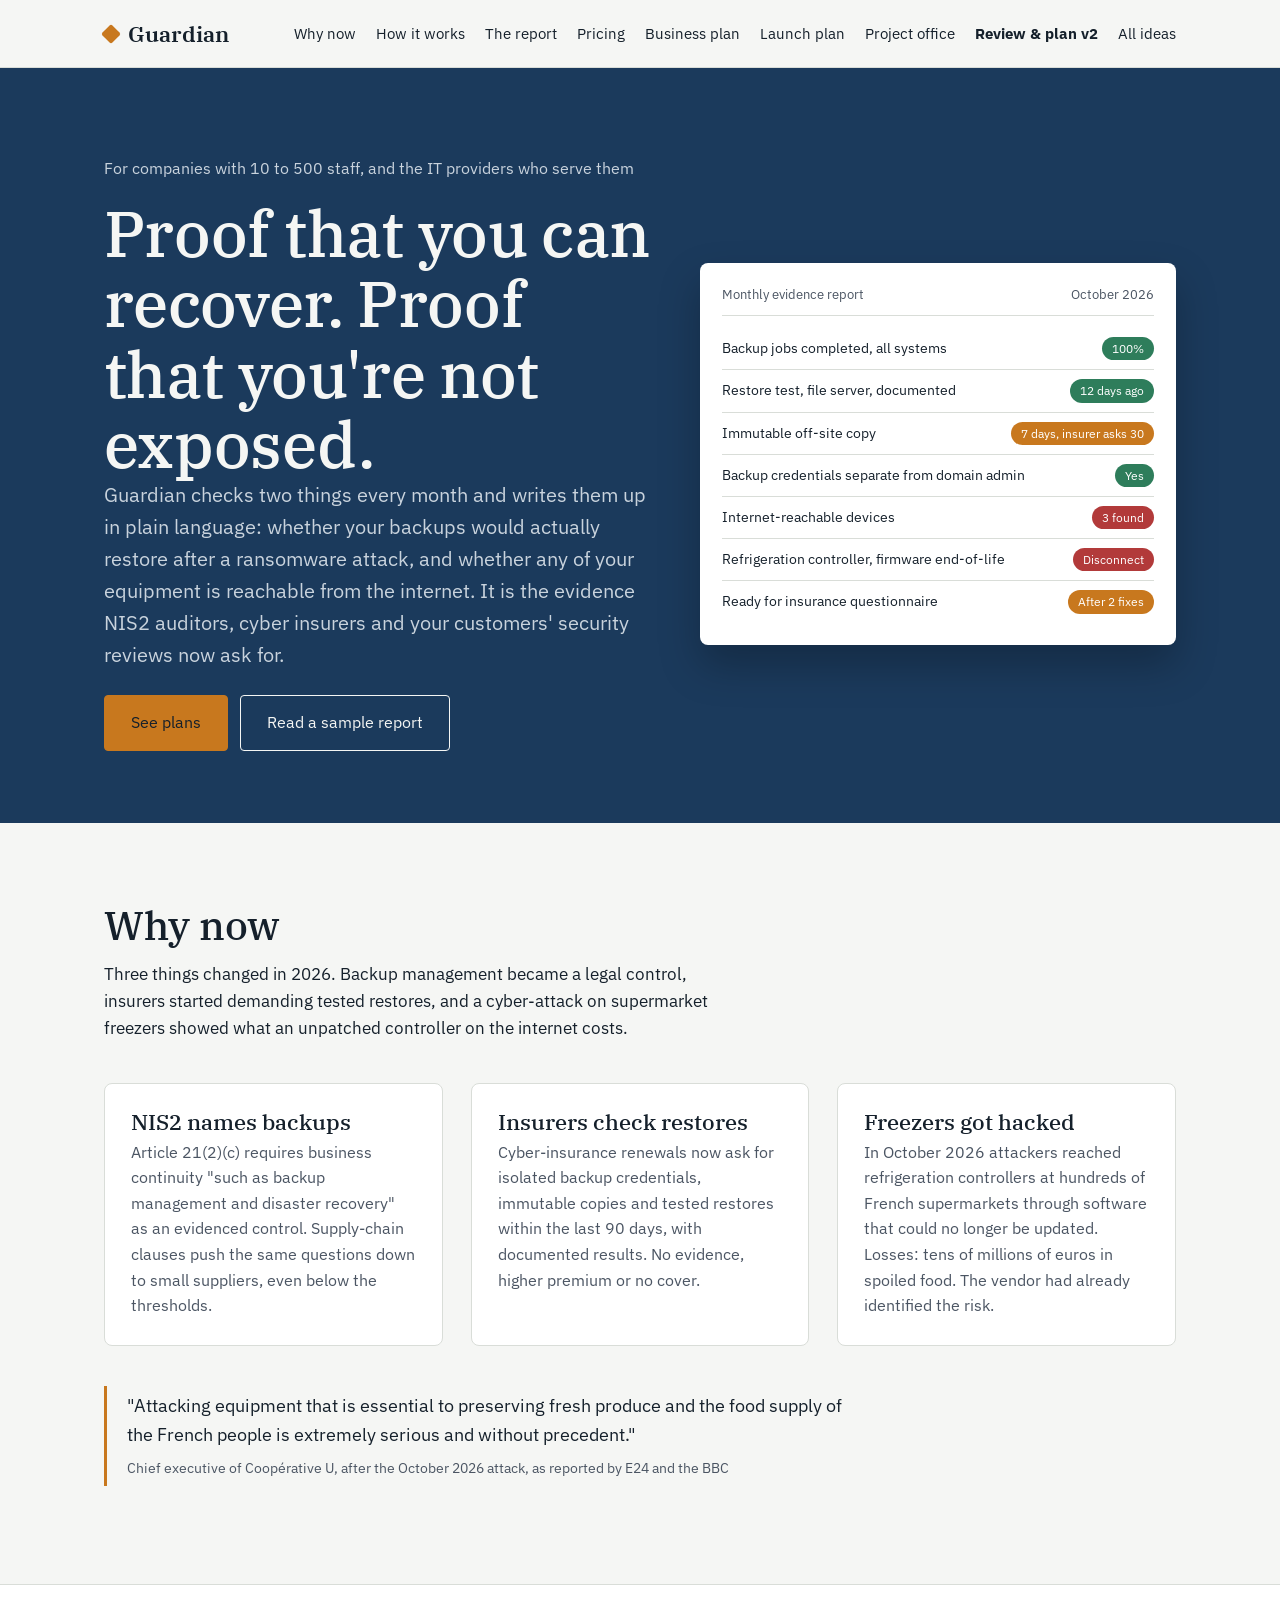
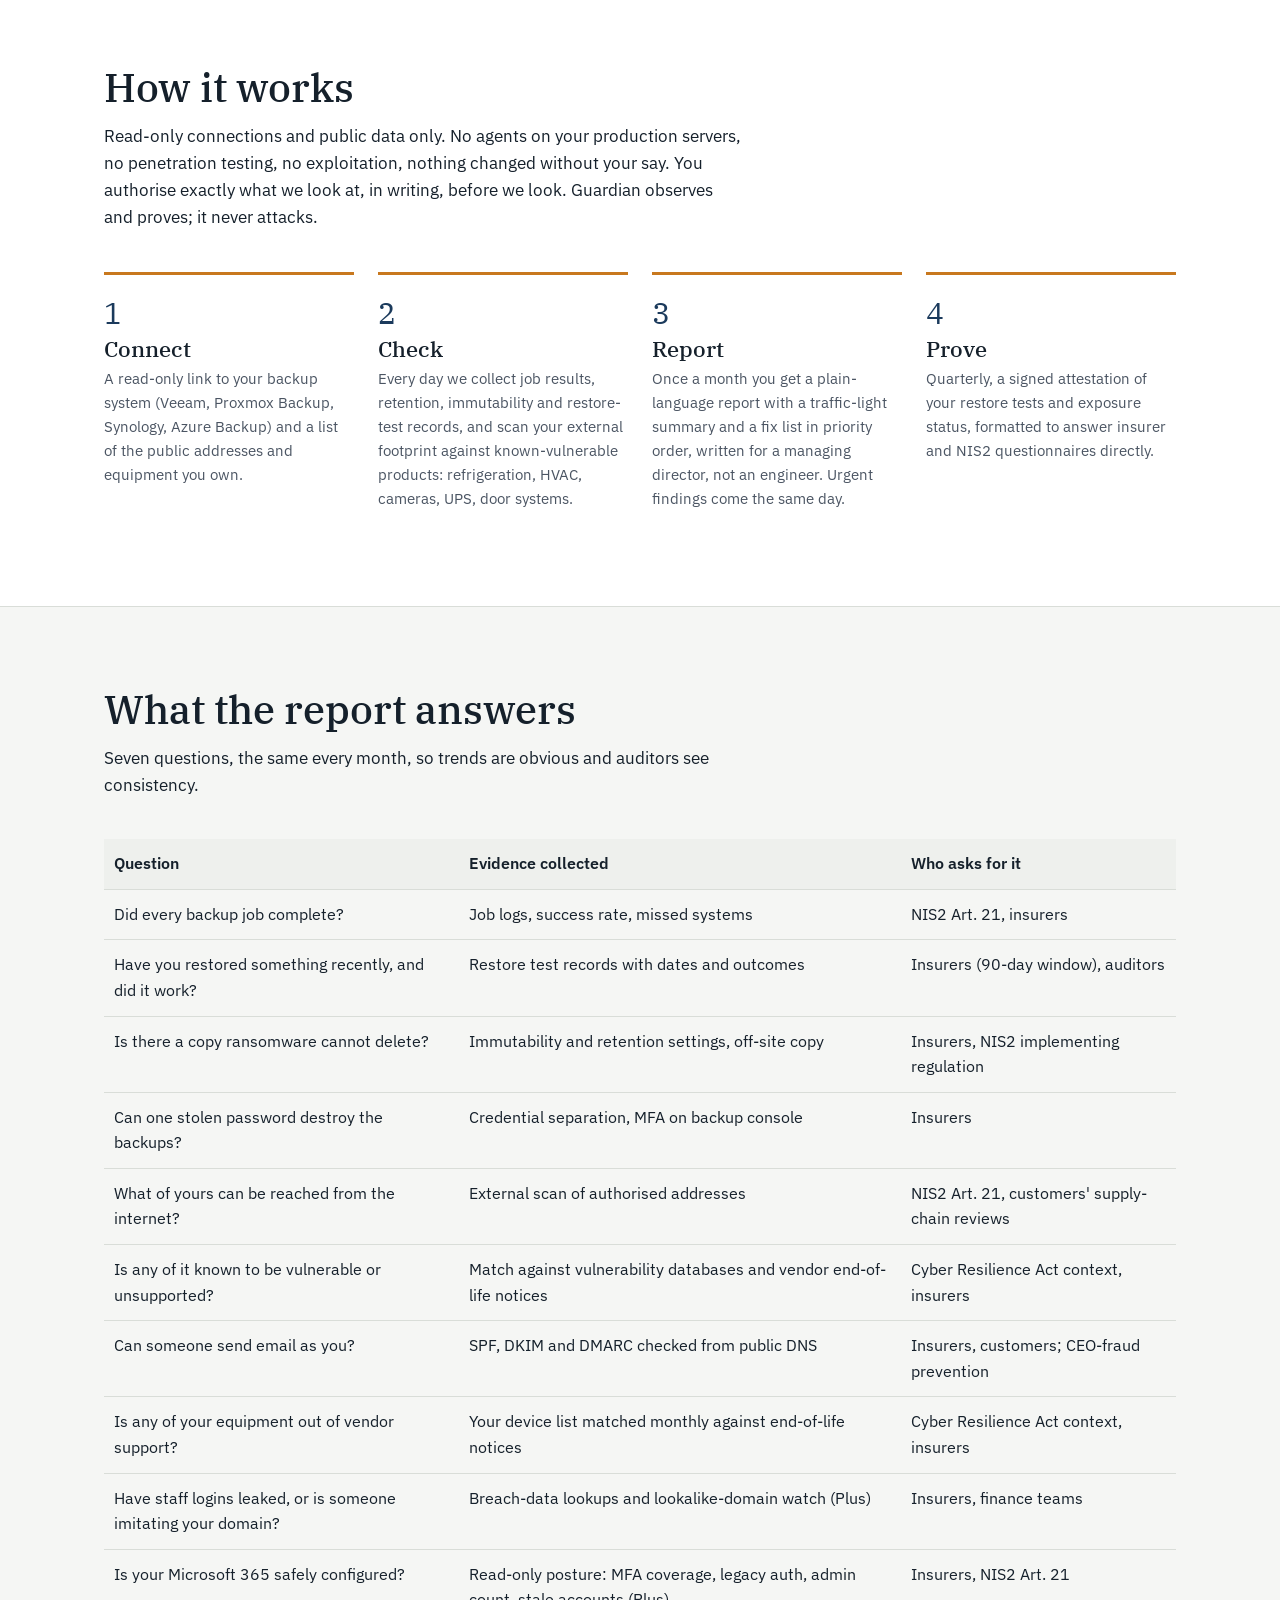
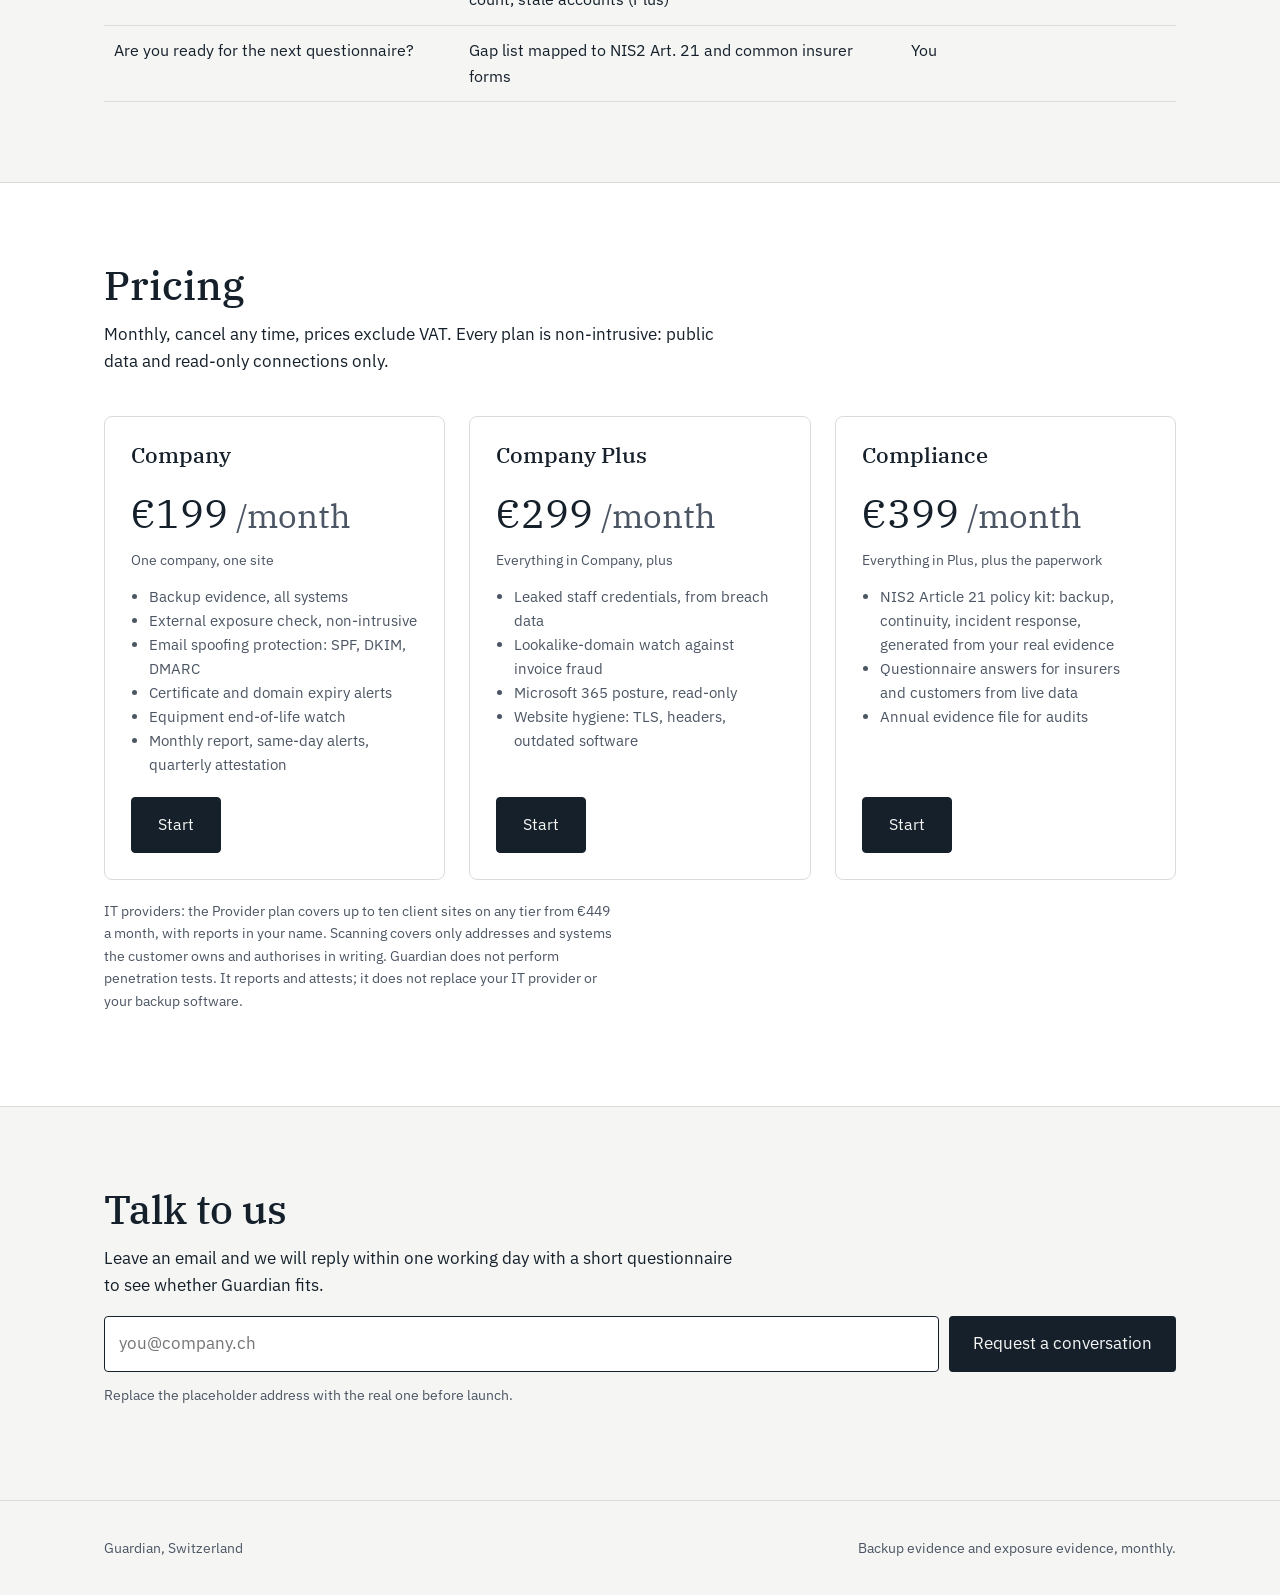
<file: index.html>
<!doctype html>
<html lang="en">
<head>
<meta charset="utf-8">
<meta name="viewport" content="width=device-width, initial-scale=1">
<title>Guardian — Backup and exposure evidence for small businesses</title>
<meta name="description" content="Guardian proves two things every month: that your backups would restore after a ransomware attack, and that nothing of yours is reachable from the internet that shouldn't be. Built for NIS2, cyber-insurance and supply-chain reviews.">
<link rel="preconnect" href="https://fonts.googleapis.com">
<link rel="stylesheet" href="https://fonts.googleapis.com/css2?family=IBM+Plex+Sans:wght@400;500;600&family=IBM+Plex+Serif:wght@400;500;600&display=swap">
<link rel="stylesheet" href="style.css">
</head>
<body>
<header>
  <div class="wrap">
    <a class="mark" href="#top"><i></i>Guardian</a>
    <nav aria-label="Main">
      <a href="#why">Why now</a>
      <a href="#how">How it works</a>
      <a href="#report">The report</a>
      <a href="#pricing">Pricing</a>
      <a href="plan.html">Business plan</a>
      <a href="launch.html">Launch plan</a>
      <a href="project.html">Project office</a>
      <a href="review.html"><strong>Review &amp; plan v2</strong></a>
      <a href="https://gummihurdal.github.io/ideas/">All ideas</a>
    </nav>
  </div>
</header>

<main id="top">
<section class="hero">
  <div class="wrap">
    <div>
      <p class="eyebrow">For companies with 10 to 500 staff, and the IT providers who serve them</p>
      <h1>Proof that you can recover. Proof that you're not exposed.</h1>
      <p>Guardian checks two things every month and writes them up in plain language: whether your backups would actually restore after a ransomware attack, and whether any of your equipment is reachable from the internet. It is the evidence NIS2 auditors, cyber insurers and your customers' security reviews now ask for.</p>
      <div class="btns">
        <a class="btn solid" href="#pricing">See plans</a>
        <a class="btn" href="#report">Read a sample report</a>
      </div>
    </div>
    <div class="report" aria-label="Sample monthly report summary">
      <div class="rh"><span>Monthly evidence report</span><span>October 2026</span></div>
      <div class="row"><span>Backup jobs completed, all systems</span><span class="pill ok">100%</span></div>
      <div class="row"><span>Restore test, file server, documented</span><span class="pill ok">12 days ago</span></div>
      <div class="row"><span>Immutable off-site copy</span><span class="pill warn">7 days, insurer asks 30</span></div>
      <div class="row"><span>Backup credentials separate from domain admin</span><span class="pill ok">Yes</span></div>
      <div class="row"><span>Internet-reachable devices</span><span class="pill bad">3 found</span></div>
      <div class="row"><span>Refrigeration controller, firmware end-of-life</span><span class="pill bad">Disconnect</span></div>
      <div class="row"><span>Ready for insurance questionnaire</span><span class="pill warn">After 2 fixes</span></div>
    </div>
  </div>
</section>

<section id="why">
  <div class="wrap">
    <div class="lead">
      <h2>Why now</h2>
      <p>Three things changed in 2026. Backup management became a legal control, insurers started demanding tested restores, and a cyber-attack on supermarket freezers showed what an unpatched controller on the internet costs.</p>
    </div>
    <div class="grid3">
      <div class="card"><h3>NIS2 names backups</h3><p>Article 21(2)(c) requires business continuity "such as backup management and disaster recovery" as an evidenced control. Supply-chain clauses push the same questions down to small suppliers, even below the thresholds.</p></div>
      <div class="card"><h3>Insurers check restores</h3><p>Cyber-insurance renewals now ask for isolated backup credentials, immutable copies and tested restores within the last 90 days, with documented results. No evidence, higher premium or no cover.</p></div>
      <div class="card"><h3>Freezers got hacked</h3><p>In October 2026 attackers reached refrigeration controllers at hundreds of French supermarkets through software that could no longer be updated. Losses: tens of millions of euros in spoiled food. The vendor had already identified the risk.</p></div>
    </div>
    <p class="quote" style="margin-top:40px">"Attacking equipment that is essential to preserving fresh produce and the food supply of the French people is extremely serious and without precedent."<cite>Chief executive of Coopérative U, after the October 2026 attack, as reported by E24 and the BBC</cite></p>
  </div>
</section>

<section class="alt" id="how">
  <div class="wrap">
    <div class="lead">
      <h2>How it works</h2>
      <p>Read-only connections and public data only. No agents on your production servers, no penetration testing, no exploitation, nothing changed without your say. You authorise exactly what we look at, in writing, before we look. Guardian observes and proves; it never attacks.</p>
    </div>
    <div class="steps">
      <div><h3>Connect</h3><p>A read-only link to your backup system (Veeam, Proxmox Backup, Synology, Azure Backup) and a list of the public addresses and equipment you own.</p></div>
      <div><h3>Check</h3><p>Every day we collect job results, retention, immutability and restore-test records, and scan your external footprint against known-vulnerable products: refrigeration, HVAC, cameras, UPS, door systems.</p></div>
      <div><h3>Report</h3><p>Once a month you get a plain-language report with a traffic-light summary and a fix list in priority order, written for a managing director, not an engineer. Urgent findings come the same day.</p></div>
      <div><h3>Prove</h3><p>Quarterly, a signed attestation of your restore tests and exposure status, formatted to answer insurer and NIS2 questionnaires directly.</p></div>
    </div>
  </div>
</section>

<section id="report">
  <div class="wrap">
    <div class="lead">
      <h2>What the report answers</h2>
      <p>Seven questions, the same every month, so trends are obvious and auditors see consistency.</p>
    </div>
    <table>
      <thead><tr><th>Question</th><th>Evidence collected</th><th>Who asks for it</th></tr></thead>
      <tbody>
        <tr><td>Did every backup job complete?</td><td>Job logs, success rate, missed systems</td><td>NIS2 Art. 21, insurers</td></tr>
        <tr><td>Have you restored something recently, and did it work?</td><td>Restore test records with dates and outcomes</td><td>Insurers (90-day window), auditors</td></tr>
        <tr><td>Is there a copy ransomware cannot delete?</td><td>Immutability and retention settings, off-site copy</td><td>Insurers, NIS2 implementing regulation</td></tr>
        <tr><td>Can one stolen password destroy the backups?</td><td>Credential separation, MFA on backup console</td><td>Insurers</td></tr>
        <tr><td>What of yours can be reached from the internet?</td><td>External scan of authorised addresses</td><td>NIS2 Art. 21, customers' supply-chain reviews</td></tr>
        <tr><td>Is any of it known to be vulnerable or unsupported?</td><td>Match against vulnerability databases and vendor end-of-life notices</td><td>Cyber Resilience Act context, insurers</td></tr>
        <tr><td>Can someone send email as you?</td><td>SPF, DKIM and DMARC checked from public DNS</td><td>Insurers, customers; CEO-fraud prevention</td></tr>
        <tr><td>Is any of your equipment out of vendor support?</td><td>Your device list matched monthly against end-of-life notices</td><td>Cyber Resilience Act context, insurers</td></tr>
        <tr><td>Have staff logins leaked, or is someone imitating your domain?</td><td>Breach-data lookups and lookalike-domain watch (Plus)</td><td>Insurers, finance teams</td></tr>
        <tr><td>Is your Microsoft 365 safely configured?</td><td>Read-only posture: MFA coverage, legacy auth, admin count, stale accounts (Plus)</td><td>Insurers, NIS2 Art. 21</td></tr>
        <tr><td>Are you ready for the next questionnaire?</td><td>Gap list mapped to NIS2 Art. 21 and common insurer forms</td><td>You</td></tr>
      </tbody>
    </table>
  </div>
</section>

<section class="alt" id="pricing">
  <div class="wrap">
    <div class="lead">
      <h2>Pricing</h2>
      <p>Monthly, cancel any time, prices exclude VAT. Every plan is non-intrusive: public data and read-only connections only.</p>
    </div>
    <div class="price">
      <div class="card"><h3>Company</h3><div class="amount">€199<small> /month</small></div><small>One company, one site</small><ul><li>Backup evidence, all systems</li><li>External exposure check, non-intrusive</li><li>Email spoofing protection: SPF, DKIM, DMARC</li><li>Certificate and domain expiry alerts</li><li>Equipment end-of-life watch</li><li>Monthly report, same-day alerts, quarterly attestation</li></ul><a class="btn ink solid" href="#contact">Start</a></div>
      <div class="card"><h3>Company Plus</h3><div class="amount">€299<small> /month</small></div><small>Everything in Company, plus</small><ul><li>Leaked staff credentials, from breach data</li><li>Lookalike-domain watch against invoice fraud</li><li>Microsoft 365 posture, read-only</li><li>Website hygiene: TLS, headers, outdated software</li></ul><a class="btn ink solid" href="#contact">Start</a></div>
      <div class="card"><h3>Compliance</h3><div class="amount">€399<small> /month</small></div><small>Everything in Plus, plus the paperwork</small><ul><li>NIS2 Article 21 policy kit: backup, continuity, incident response, generated from your real evidence</li><li>Questionnaire answers for insurers and customers from live data</li><li>Annual evidence file for audits</li></ul><a class="btn ink solid" href="#contact">Start</a></div>
    </div>
    <p class="note" style="margin-top:20px">IT providers: the Provider plan covers up to ten client sites on any tier from €449 a month, with reports in your name. Scanning covers only addresses and systems the customer owns and authorises in writing. Guardian does not perform penetration tests. It reports and attests; it does not replace your IT provider or your backup software.</p>
  </div>
</section>

<section id="contact">
  <div class="wrap">
    <h2>Talk to us</h2>
    <p>Leave an email and we will reply within one working day with a short questionnaire to see whether Guardian fits.</p>
    <form action="mailto:hello@guardian.example" method="post" enctype="text/plain">
      <label for="email" style="position:absolute;left:-9999px">Email</label>
      <input id="email" name="email" type="email" placeholder="you@company.ch" required>
      <button type="submit">Request a conversation</button>
    </form>
    <p class="note" style="margin-top:12px">Replace the placeholder address with the real one before launch.</p>
  </div>
</section>
</main>

<footer>
  <div class="wrap">
    <span>Guardian, Switzerland</span>
    <span>Backup evidence and exposure evidence, monthly.</span>
  </div>
</footer>
</body>
</html>
</file>
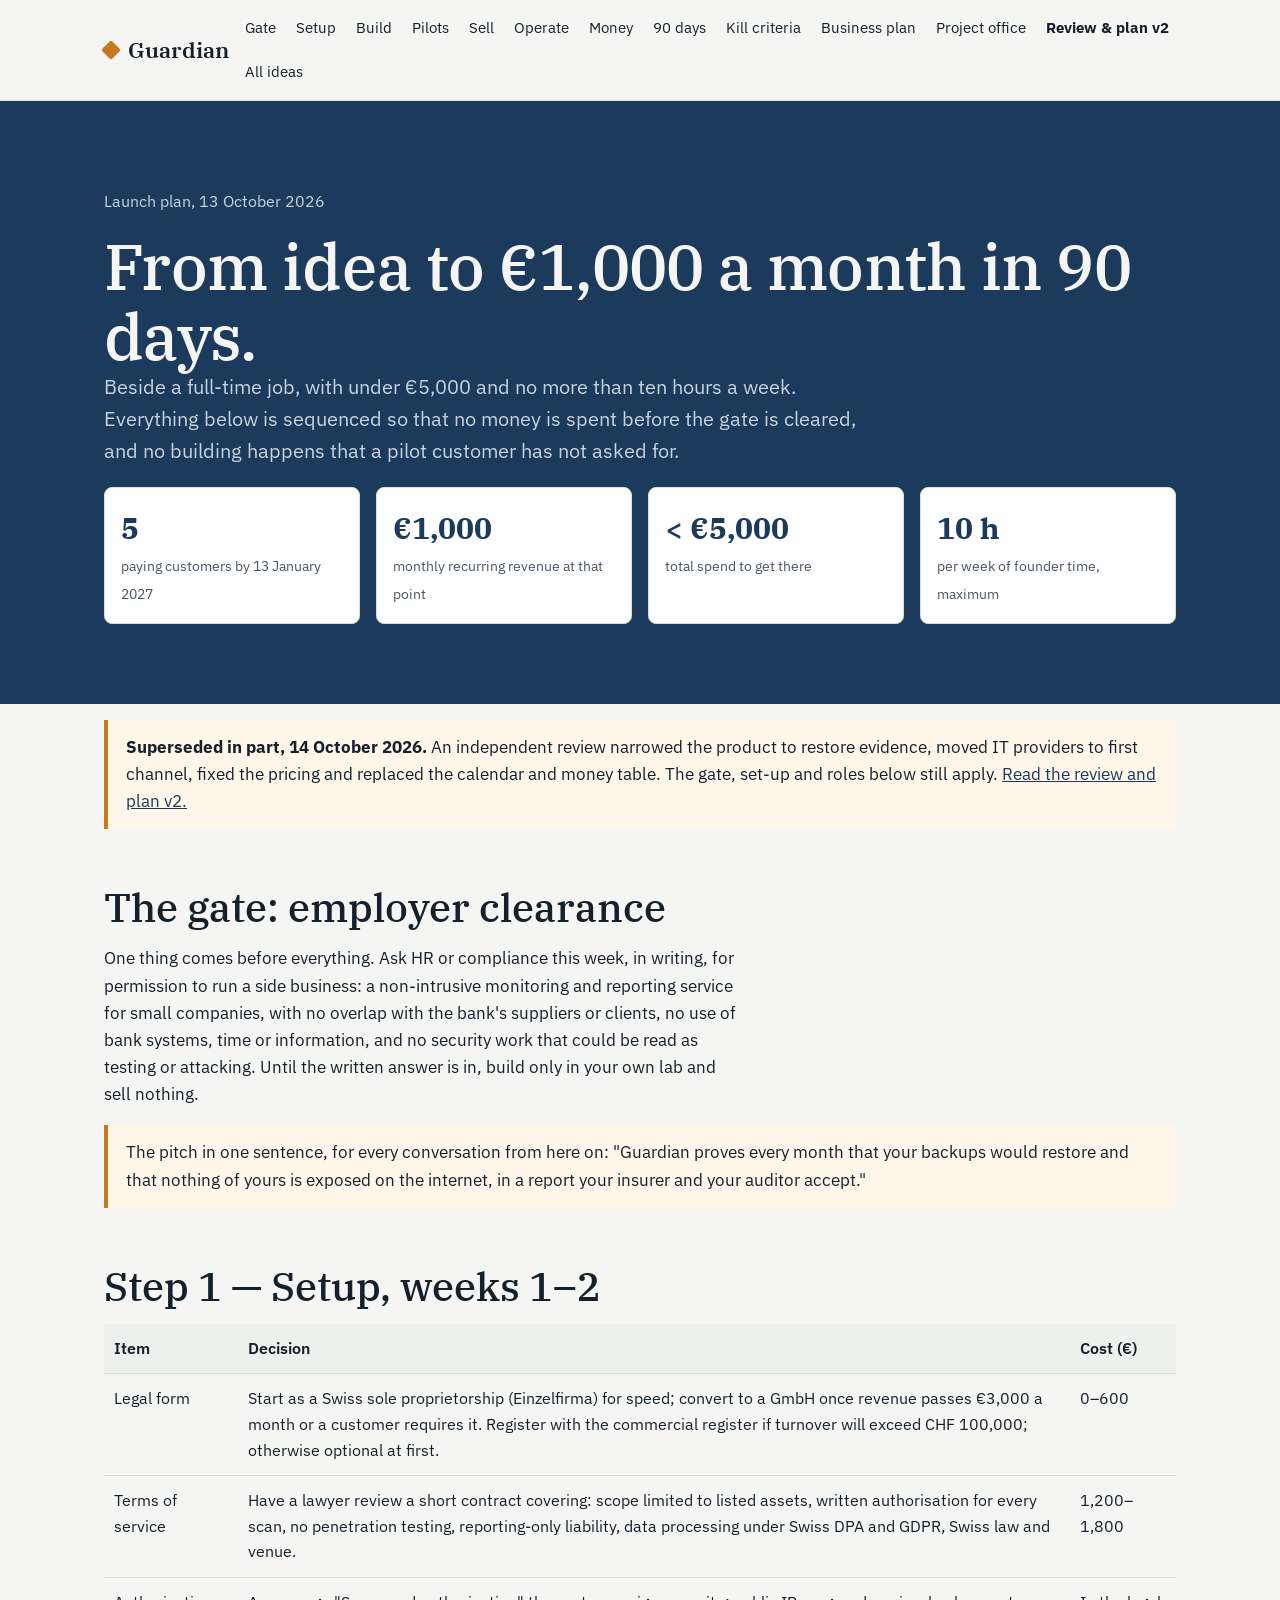
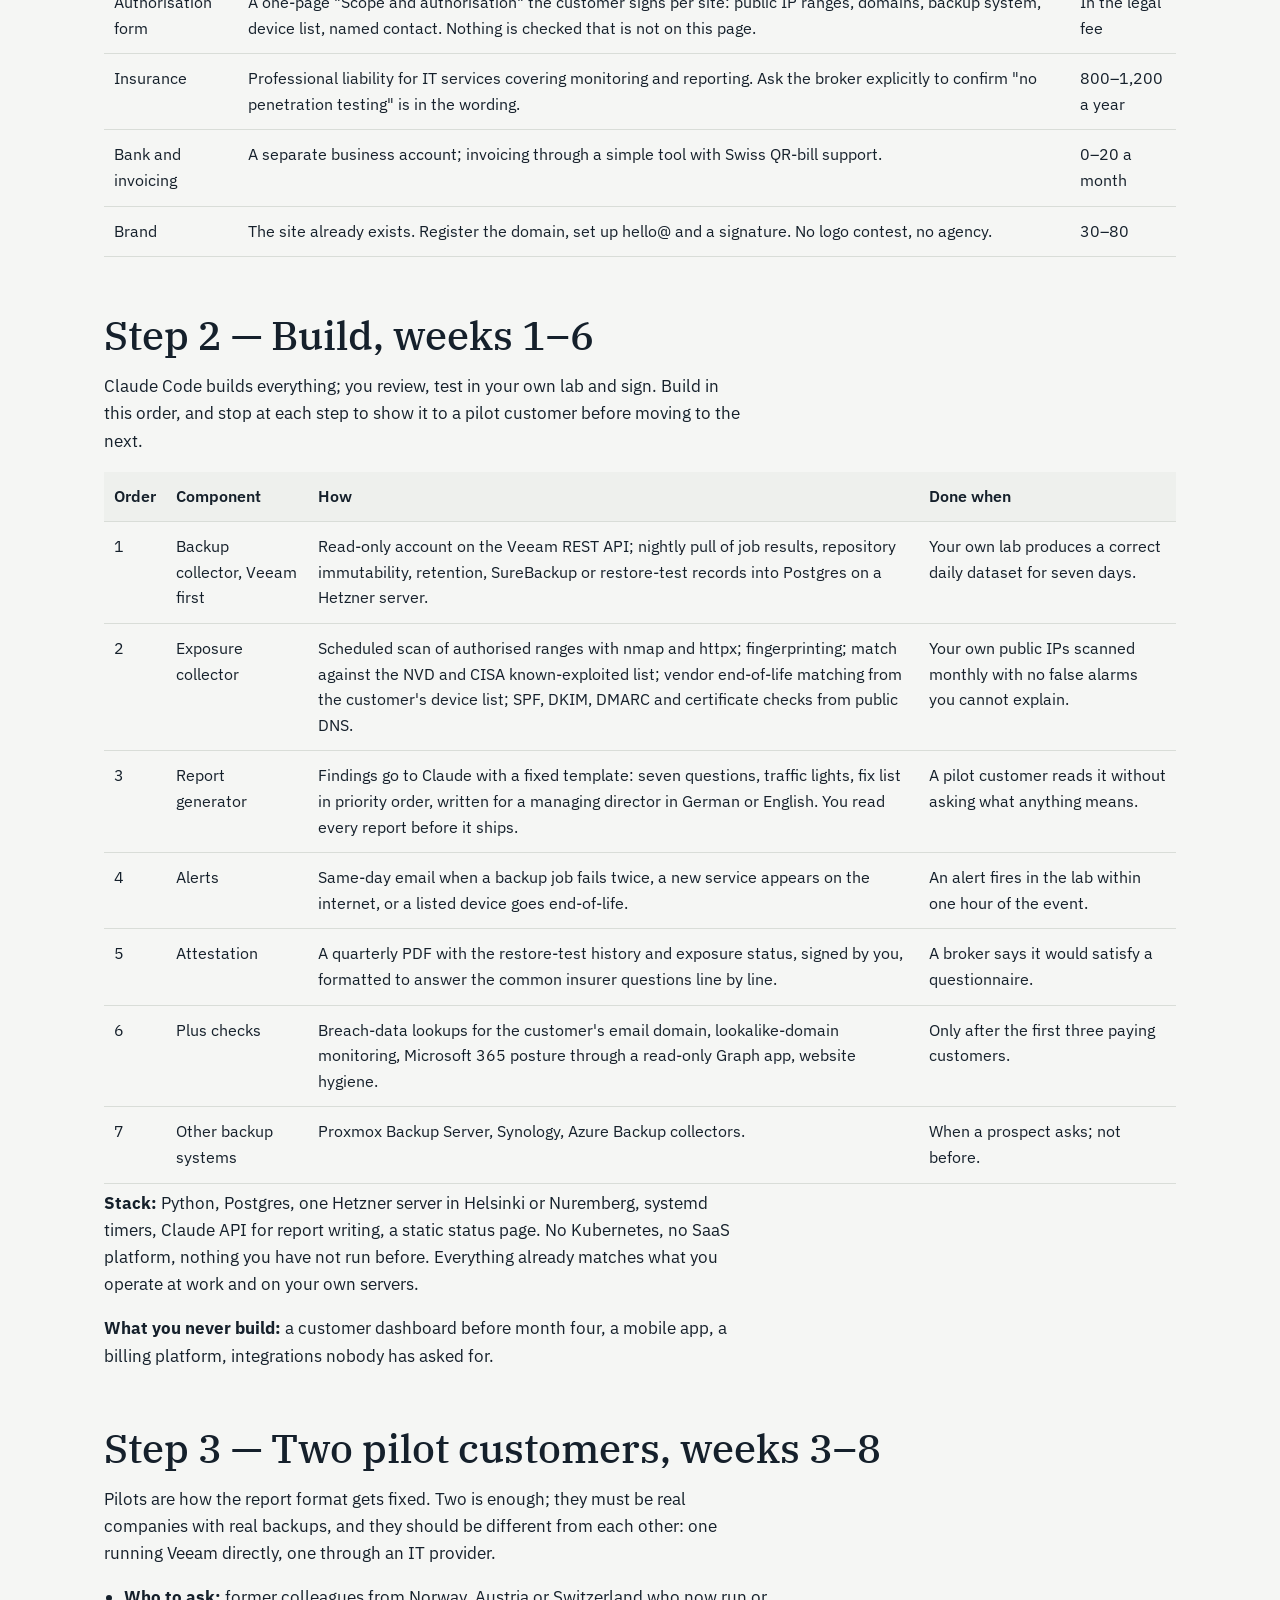
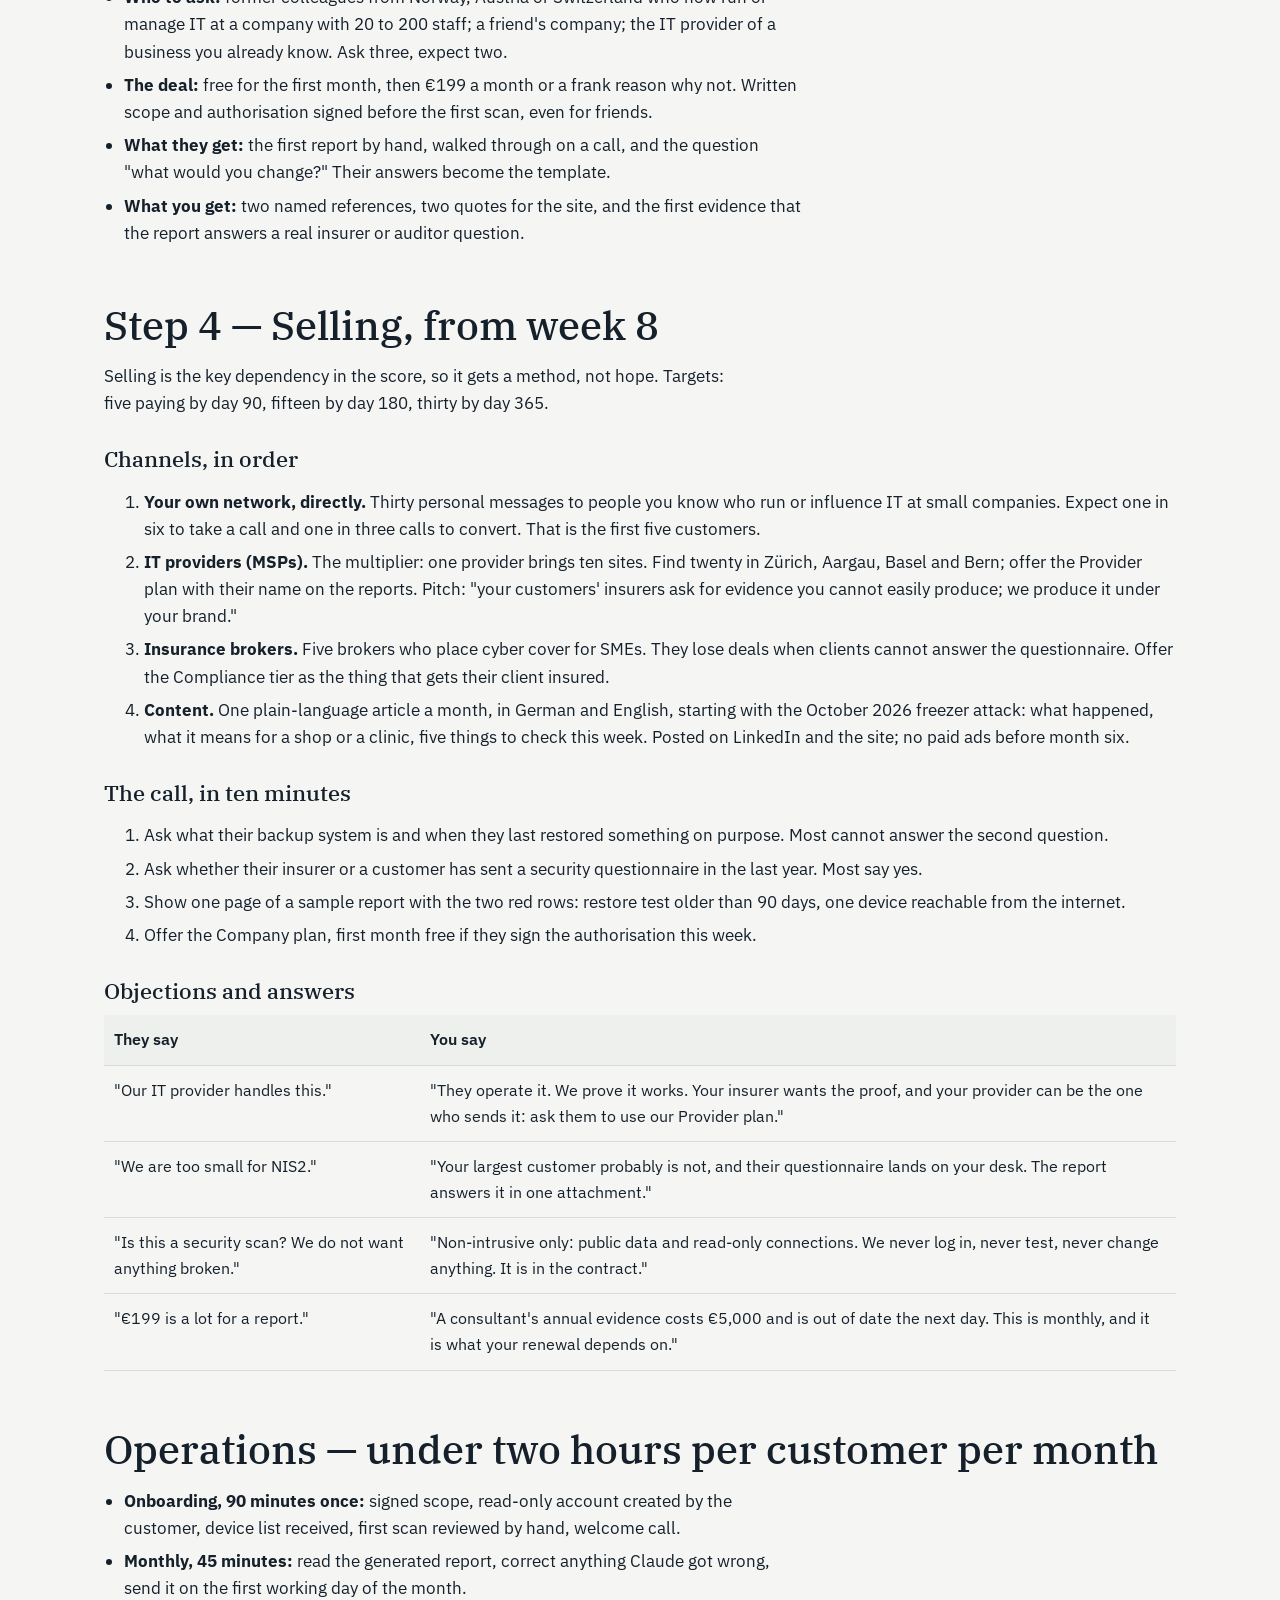
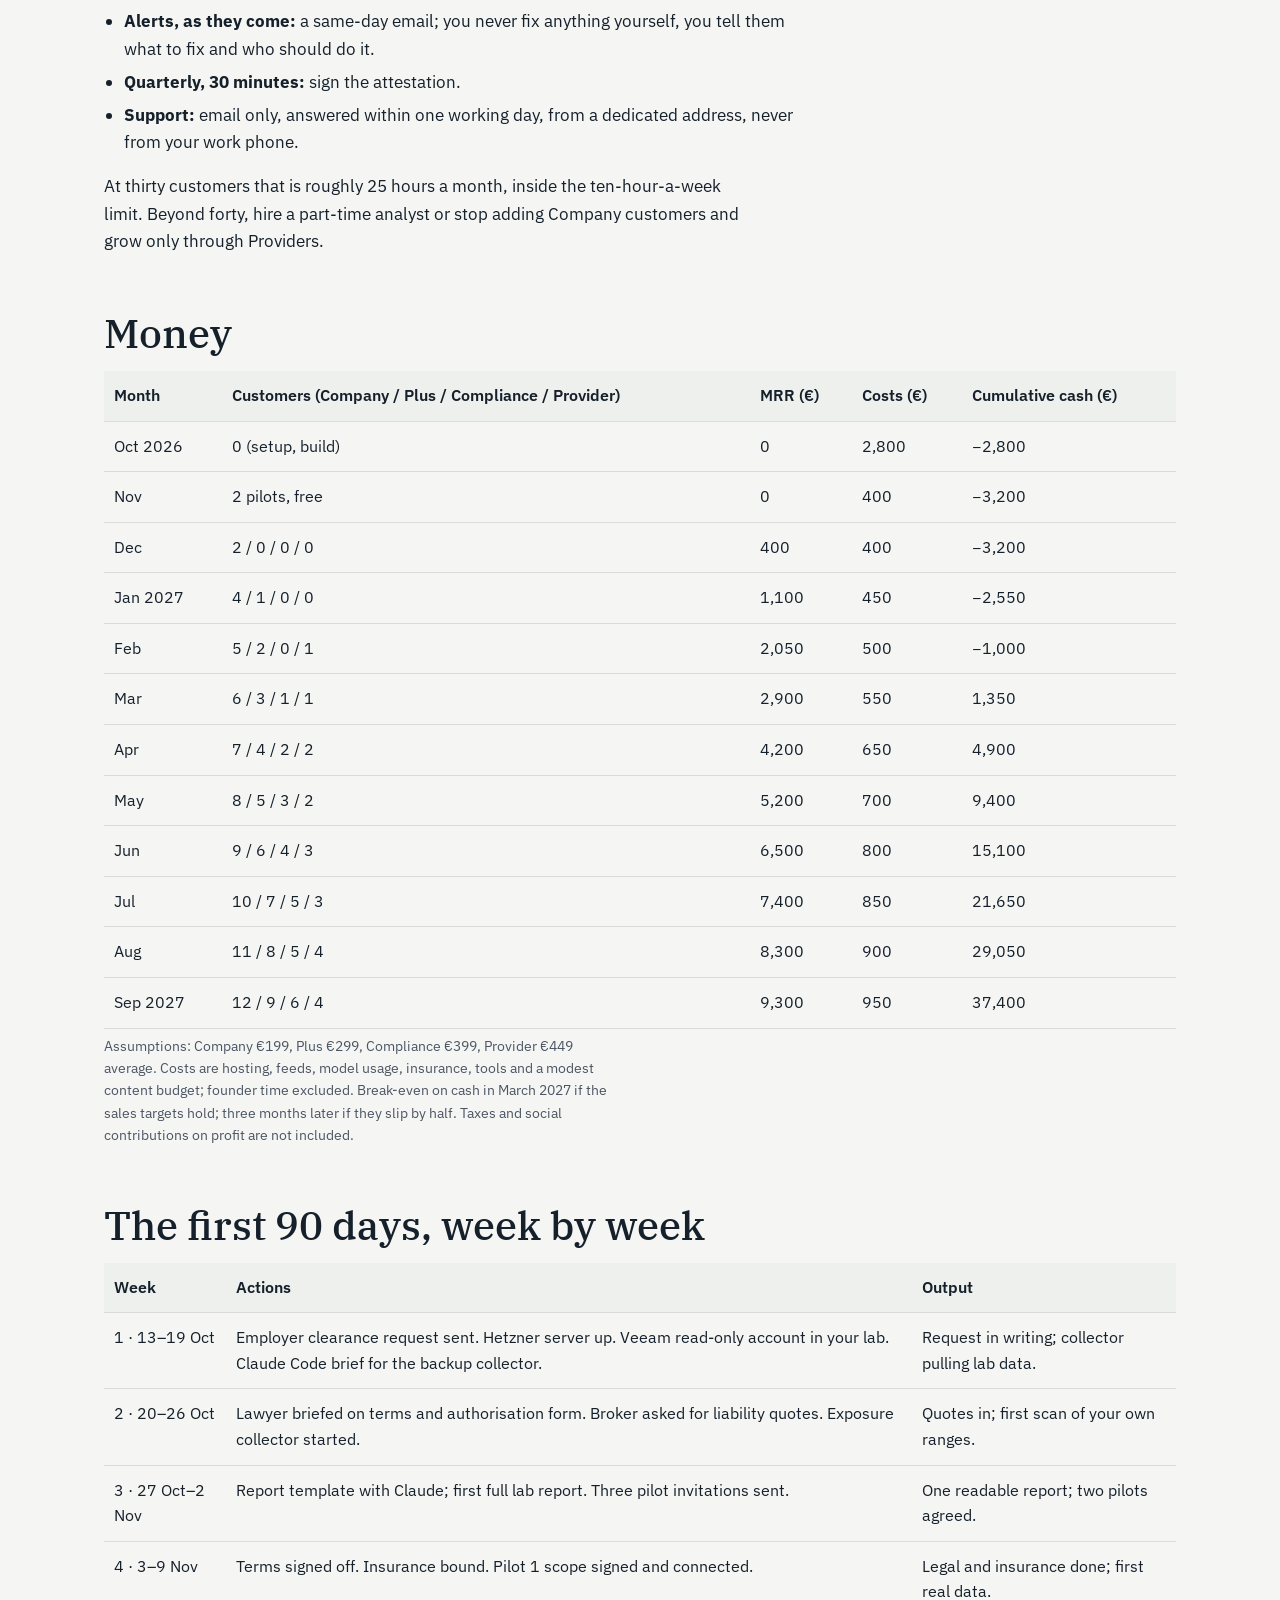
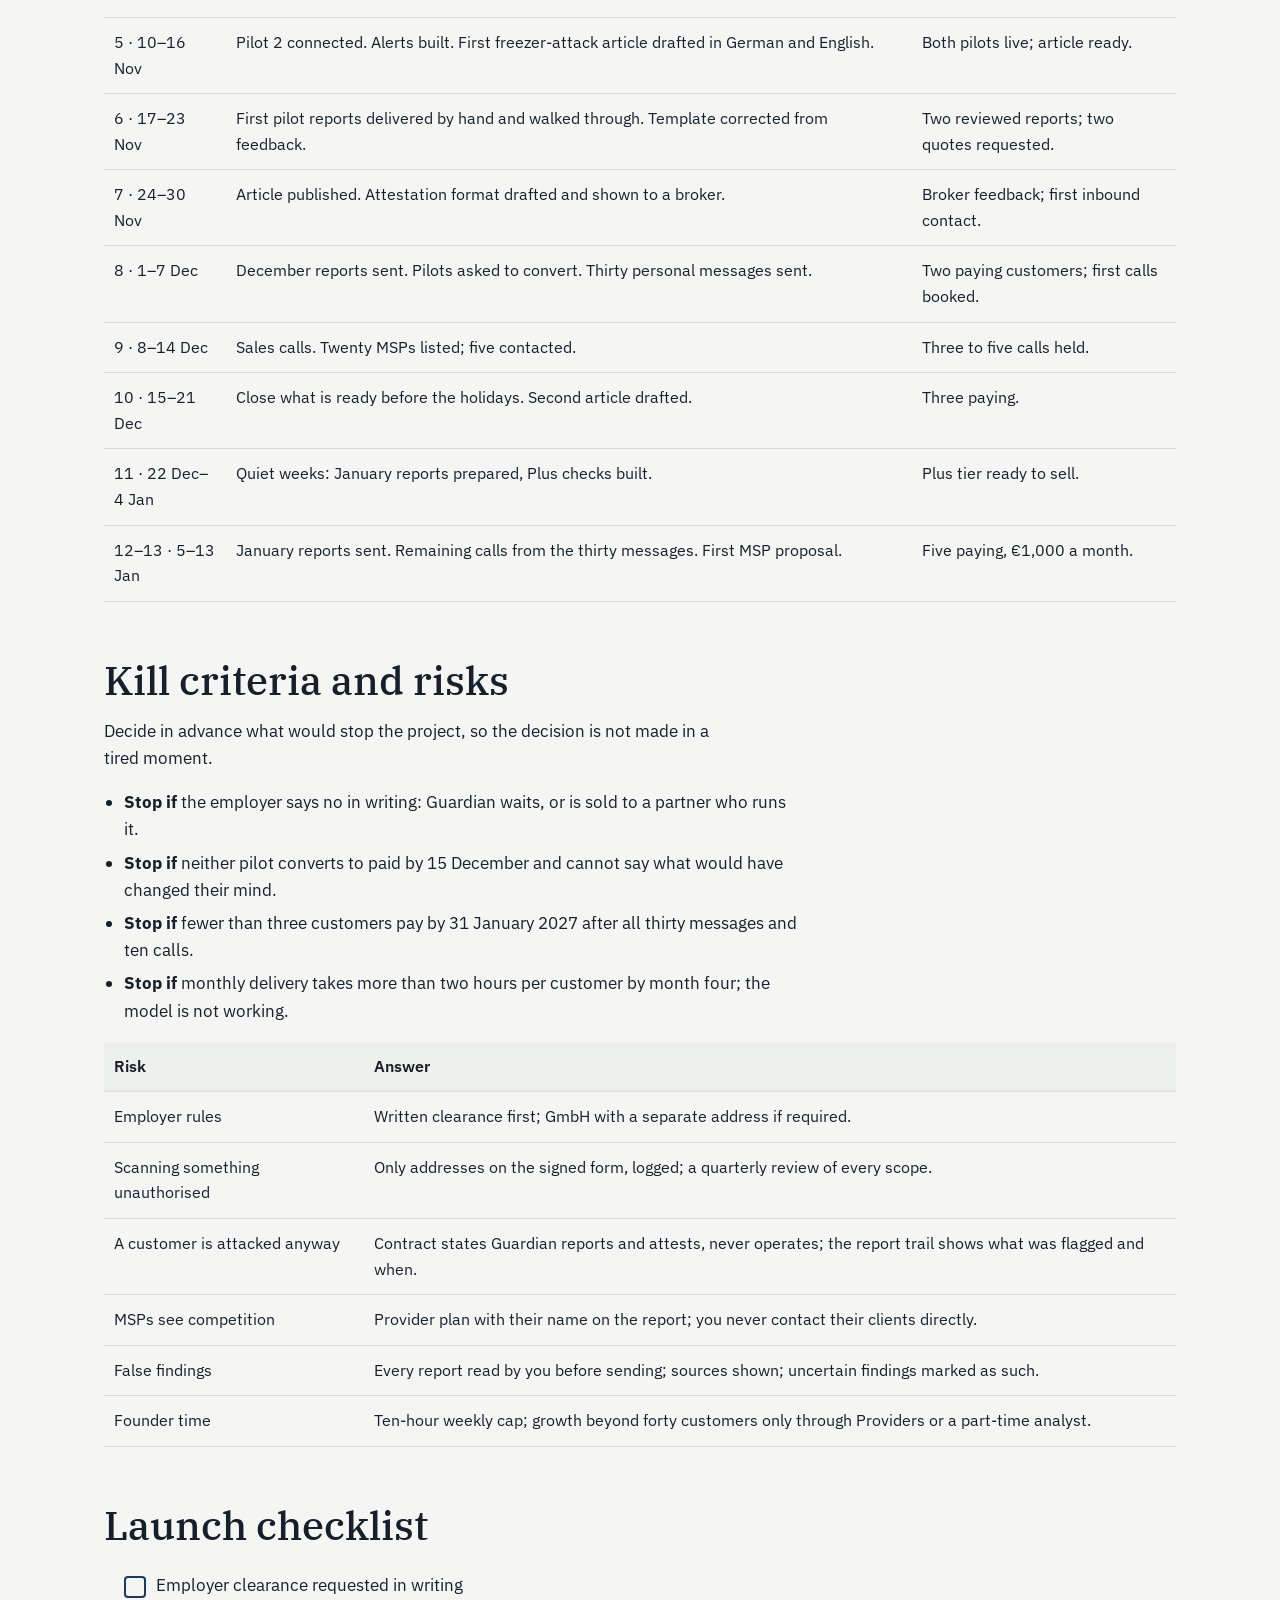
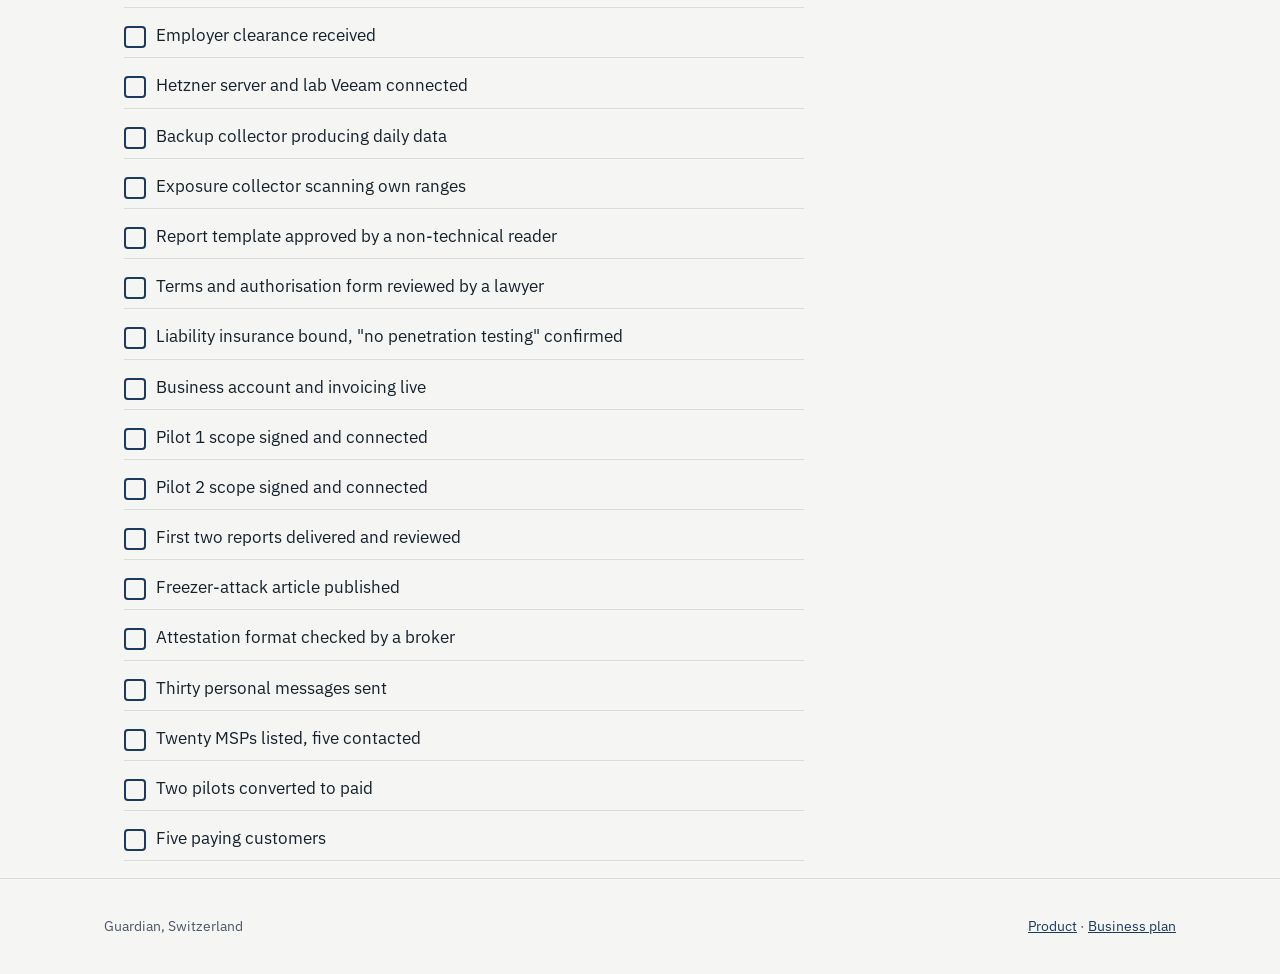
<file: launch.html>
<!doctype html>
<html lang="en">
<head>
<meta charset="utf-8">
<meta name="viewport" content="width=device-width, initial-scale=1">
<title>Guardian — Launch plan</title>
<meta name="description" content="How Guardian goes from idea to the first €1,000 a month in 90 days: gate, setup, build order, pilots, sales, operations, money, calendar, kill criteria.">
<link rel="preconnect" href="https://fonts.googleapis.com">
<link rel="stylesheet" href="https://fonts.googleapis.com/css2?family=IBM+Plex+Sans:wght@400;500;600&family=IBM+Plex+Serif:wght@400;500;600&display=swap">
<link rel="stylesheet" href="style.css">
<style>
.kpi{display:grid;grid-template-columns:repeat(4,1fr);gap:16px;margin:20px 0 8px}
.kpi div{background:var(--panel);border:1px solid var(--line);border-radius:8px;padding:16px}
.kpi strong{display:block;font-family:'IBM Plex Serif',Georgia,serif;font-size:30px;color:var(--navy)}
.kpi span{font-size:14px;color:var(--ink2)}
.callout{background:#FFF6EA;border-left:4px solid var(--amber);padding:14px 18px;border-radius:0 6px 6px 0;margin:16px 0}
.check{list-style:none;padding:0}
.check li{padding:8px 0 8px 32px;position:relative;border-bottom:1px solid var(--line)}
.check li::before{content:"";position:absolute;left:0;top:12px;width:18px;height:18px;border:2px solid var(--navy);border-radius:4px}
@media (max-width:760px){.kpi{grid-template-columns:1fr 1fr}}
</style>
</head>
<body>
<header>
  <div class="wrap">
    <a class="mark" href="index.html"><i></i>Guardian</a>
    <nav aria-label="Main">
      <a href="#gate">Gate</a>
      <a href="#setup">Setup</a>
      <a href="#build">Build</a>
      <a href="#pilots">Pilots</a>
      <a href="#sell">Sell</a>
      <a href="#ops">Operate</a>
      <a href="#money">Money</a>
      <a href="#calendar">90 days</a>
      <a href="#kill">Kill criteria</a>
      <a href="plan.html">Business plan</a>
      <a href="project.html">Project office</a>
      <a href="review.html"><strong>Review &amp; plan v2</strong></a>
      <a href="https://gummihurdal.github.io/ideas/">All ideas</a>
    </nav>
  </div>
</header>

<main class="doc">
<section class="hero">
  <div class="wrap" style="display:block">
    <p class="eyebrow">Launch plan, 13 October 2026</p>
    <h1>From idea to €1,000 a month in 90 days.</h1>
    <p>Beside a full-time job, with under €5,000 and no more than ten hours a week. Everything below is sequenced so that no money is spent before the gate is cleared, and no building happens that a pilot customer has not asked for.</p>
    <div class="kpi">
      <div><strong>5</strong><span>paying customers by 13 January 2027</span></div>
      <div><strong>€1,000</strong><span>monthly recurring revenue at that point</span></div>
      <div><strong>&lt; €5,000</strong><span>total spend to get there</span></div>
      <div><strong>10 h</strong><span>per week of founder time, maximum</span></div>
    </div>
  </div>
</section>

<div class="wrap">

<div class="callout"><strong>Superseded in part, 14 October 2026.</strong> An independent review narrowed the product to restore evidence, moved IT providers to first channel, fixed the pricing and replaced the calendar and money table. The gate, set-up and roles below still apply. <a href="review.html">Read the review and plan v2.</a></div>

<h2 id="gate">The gate: employer clearance</h2>
<p>One thing comes before everything. Ask HR or compliance this week, in writing, for permission to run a side business: a non-intrusive monitoring and reporting service for small companies, with no overlap with the bank's suppliers or clients, no use of bank systems, time or information, and no security work that could be read as testing or attacking. Until the written answer is in, build only in your own lab and sell nothing.</p>
<div class="callout">The pitch in one sentence, for every conversation from here on: "Guardian proves every month that your backups would restore and that nothing of yours is exposed on the internet, in a report your insurer and your auditor accept."</div>

<h2 id="setup">Step 1 — Setup, weeks 1–2</h2>
<table>
  <thead><tr><th>Item</th><th>Decision</th><th>Cost (€)</th></tr></thead>
  <tbody>
    <tr><td>Legal form</td><td>Start as a Swiss sole proprietorship (Einzelfirma) for speed; convert to a GmbH once revenue passes €3,000 a month or a customer requires it. Register with the commercial register if turnover will exceed CHF 100,000; otherwise optional at first.</td><td>0–600</td></tr>
    <tr><td>Terms of service</td><td>Have a lawyer review a short contract covering: scope limited to listed assets, written authorisation for every scan, no penetration testing, reporting-only liability, data processing under Swiss DPA and GDPR, Swiss law and venue.</td><td>1,200–1,800</td></tr>
    <tr><td>Authorisation form</td><td>A one-page "Scope and authorisation" the customer signs per site: public IP ranges, domains, backup system, device list, named contact. Nothing is checked that is not on this page.</td><td>In the legal fee</td></tr>
    <tr><td>Insurance</td><td>Professional liability for IT services covering monitoring and reporting. Ask the broker explicitly to confirm "no penetration testing" is in the wording.</td><td>800–1,200 a year</td></tr>
    <tr><td>Bank and invoicing</td><td>A separate business account; invoicing through a simple tool with Swiss QR-bill support.</td><td>0–20 a month</td></tr>
    <tr><td>Brand</td><td>The site already exists. Register the domain, set up hello@ and a signature. No logo contest, no agency.</td><td>30–80</td></tr>
  </tbody>
</table>

<h2 id="build">Step 2 — Build, weeks 1–6</h2>
<p>Claude Code builds everything; you review, test in your own lab and sign. Build in this order, and stop at each step to show it to a pilot customer before moving to the next.</p>
<table>
  <thead><tr><th>Order</th><th>Component</th><th>How</th><th>Done when</th></tr></thead>
  <tbody>
    <tr><td>1</td><td>Backup collector, Veeam first</td><td>Read-only account on the Veeam REST API; nightly pull of job results, repository immutability, retention, SureBackup or restore-test records into Postgres on a Hetzner server.</td><td>Your own lab produces a correct daily dataset for seven days.</td></tr>
    <tr><td>2</td><td>Exposure collector</td><td>Scheduled scan of authorised ranges with nmap and httpx; fingerprinting; match against the NVD and CISA known-exploited list; vendor end-of-life matching from the customer's device list; SPF, DKIM, DMARC and certificate checks from public DNS.</td><td>Your own public IPs scanned monthly with no false alarms you cannot explain.</td></tr>
    <tr><td>3</td><td>Report generator</td><td>Findings go to Claude with a fixed template: seven questions, traffic lights, fix list in priority order, written for a managing director in German or English. You read every report before it ships.</td><td>A pilot customer reads it without asking what anything means.</td></tr>
    <tr><td>4</td><td>Alerts</td><td>Same-day email when a backup job fails twice, a new service appears on the internet, or a listed device goes end-of-life.</td><td>An alert fires in the lab within one hour of the event.</td></tr>
    <tr><td>5</td><td>Attestation</td><td>A quarterly PDF with the restore-test history and exposure status, signed by you, formatted to answer the common insurer questions line by line.</td><td>A broker says it would satisfy a questionnaire.</td></tr>
    <tr><td>6</td><td>Plus checks</td><td>Breach-data lookups for the customer's email domain, lookalike-domain monitoring, Microsoft 365 posture through a read-only Graph app, website hygiene.</td><td>Only after the first three paying customers.</td></tr>
    <tr><td>7</td><td>Other backup systems</td><td>Proxmox Backup Server, Synology, Azure Backup collectors.</td><td>When a prospect asks; not before.</td></tr>
  </tbody>
</table>
<p><strong>Stack:</strong> Python, Postgres, one Hetzner server in Helsinki or Nuremberg, systemd timers, Claude API for report writing, a static status page. No Kubernetes, no SaaS platform, nothing you have not run before. Everything already matches what you operate at work and on your own servers.</p>
<p><strong>What you never build:</strong> a customer dashboard before month four, a mobile app, a billing platform, integrations nobody has asked for.</p>

<h2 id="pilots">Step 3 — Two pilot customers, weeks 3–8</h2>
<p>Pilots are how the report format gets fixed. Two is enough; they must be real companies with real backups, and they should be different from each other: one running Veeam directly, one through an IT provider.</p>
<ul>
  <li><strong>Who to ask:</strong> former colleagues from Norway, Austria or Switzerland who now run or manage IT at a company with 20 to 200 staff; a friend's company; the IT provider of a business you already know. Ask three, expect two.</li>
  <li><strong>The deal:</strong> free for the first month, then €199 a month or a frank reason why not. Written scope and authorisation signed before the first scan, even for friends.</li>
  <li><strong>What they get:</strong> the first report by hand, walked through on a call, and the question "what would you change?" Their answers become the template.</li>
  <li><strong>What you get:</strong> two named references, two quotes for the site, and the first evidence that the report answers a real insurer or auditor question.</li>
</ul>

<h2 id="sell">Step 4 — Selling, from week 8</h2>
<p>Selling is the key dependency in the score, so it gets a method, not hope. Targets: five paying by day 90, fifteen by day 180, thirty by day 365.</p>
<h3>Channels, in order</h3>
<ol>
  <li><strong>Your own network, directly.</strong> Thirty personal messages to people you know who run or influence IT at small companies. Expect one in six to take a call and one in three calls to convert. That is the first five customers.</li>
  <li><strong>IT providers (MSPs).</strong> The multiplier: one provider brings ten sites. Find twenty in Zürich, Aargau, Basel and Bern; offer the Provider plan with their name on the reports. Pitch: "your customers' insurers ask for evidence you cannot easily produce; we produce it under your brand."</li>
  <li><strong>Insurance brokers.</strong> Five brokers who place cyber cover for SMEs. They lose deals when clients cannot answer the questionnaire. Offer the Compliance tier as the thing that gets their client insured.</li>
  <li><strong>Content.</strong> One plain-language article a month, in German and English, starting with the October 2026 freezer attack: what happened, what it means for a shop or a clinic, five things to check this week. Posted on LinkedIn and the site; no paid ads before month six.</li>
</ol>
<h3>The call, in ten minutes</h3>
<ol>
  <li>Ask what their backup system is and when they last restored something on purpose. Most cannot answer the second question.</li>
  <li>Ask whether their insurer or a customer has sent a security questionnaire in the last year. Most say yes.</li>
  <li>Show one page of a sample report with the two red rows: restore test older than 90 days, one device reachable from the internet.</li>
  <li>Offer the Company plan, first month free if they sign the authorisation this week.</li>
</ol>
<h3>Objections and answers</h3>
<table>
  <thead><tr><th>They say</th><th>You say</th></tr></thead>
  <tbody>
    <tr><td>"Our IT provider handles this."</td><td>"They operate it. We prove it works. Your insurer wants the proof, and your provider can be the one who sends it: ask them to use our Provider plan."</td></tr>
    <tr><td>"We are too small for NIS2."</td><td>"Your largest customer probably is not, and their questionnaire lands on your desk. The report answers it in one attachment."</td></tr>
    <tr><td>"Is this a security scan? We do not want anything broken."</td><td>"Non-intrusive only: public data and read-only connections. We never log in, never test, never change anything. It is in the contract."</td></tr>
    <tr><td>"€199 is a lot for a report."</td><td>"A consultant's annual evidence costs €5,000 and is out of date the next day. This is monthly, and it is what your renewal depends on."</td></tr>
  </tbody>
</table>

<h2 id="ops">Operations — under two hours per customer per month</h2>
<ul>
  <li><strong>Onboarding, 90 minutes once:</strong> signed scope, read-only account created by the customer, device list received, first scan reviewed by hand, welcome call.</li>
  <li><strong>Monthly, 45 minutes:</strong> read the generated report, correct anything Claude got wrong, send it on the first working day of the month.</li>
  <li><strong>Alerts, as they come:</strong> a same-day email; you never fix anything yourself, you tell them what to fix and who should do it.</li>
  <li><strong>Quarterly, 30 minutes:</strong> sign the attestation.</li>
  <li><strong>Support:</strong> email only, answered within one working day, from a dedicated address, never from your work phone.</li>
</ul>
<p>At thirty customers that is roughly 25 hours a month, inside the ten-hour-a-week limit. Beyond forty, hire a part-time analyst or stop adding Company customers and grow only through Providers.</p>

<h2 id="money">Money</h2>
<table>
  <thead><tr><th>Month</th><th>Customers (Company / Plus / Compliance / Provider)</th><th>MRR (€)</th><th>Costs (€)</th><th>Cumulative cash (€)</th></tr></thead>
  <tbody>
    <tr><td>Oct 2026</td><td>0 (setup, build)</td><td>0</td><td>2,800</td><td>−2,800</td></tr>
    <tr><td>Nov</td><td>2 pilots, free</td><td>0</td><td>400</td><td>−3,200</td></tr>
    <tr><td>Dec</td><td>2 / 0 / 0 / 0</td><td>400</td><td>400</td><td>−3,200</td></tr>
    <tr><td>Jan 2027</td><td>4 / 1 / 0 / 0</td><td>1,100</td><td>450</td><td>−2,550</td></tr>
    <tr><td>Feb</td><td>5 / 2 / 0 / 1</td><td>2,050</td><td>500</td><td>−1,000</td></tr>
    <tr><td>Mar</td><td>6 / 3 / 1 / 1</td><td>2,900</td><td>550</td><td>1,350</td></tr>
    <tr><td>Apr</td><td>7 / 4 / 2 / 2</td><td>4,200</td><td>650</td><td>4,900</td></tr>
    <tr><td>May</td><td>8 / 5 / 3 / 2</td><td>5,200</td><td>700</td><td>9,400</td></tr>
    <tr><td>Jun</td><td>9 / 6 / 4 / 3</td><td>6,500</td><td>800</td><td>15,100</td></tr>
    <tr><td>Jul</td><td>10 / 7 / 5 / 3</td><td>7,400</td><td>850</td><td>21,650</td></tr>
    <tr><td>Aug</td><td>11 / 8 / 5 / 4</td><td>8,300</td><td>900</td><td>29,050</td></tr>
    <tr><td>Sep 2027</td><td>12 / 9 / 6 / 4</td><td>9,300</td><td>950</td><td>37,400</td></tr>
  </tbody>
</table>
<p class="note">Assumptions: Company €199, Plus €299, Compliance €399, Provider €449 average. Costs are hosting, feeds, model usage, insurance, tools and a modest content budget; founder time excluded. Break-even on cash in March 2027 if the sales targets hold; three months later if they slip by half. Taxes and social contributions on profit are not included.</p>

<h2 id="calendar">The first 90 days, week by week</h2>
<table>
  <thead><tr><th>Week</th><th>Actions</th><th>Output</th></tr></thead>
  <tbody>
    <tr><td>1 · 13–19 Oct</td><td>Employer clearance request sent. Hetzner server up. Veeam read-only account in your lab. Claude Code brief for the backup collector.</td><td>Request in writing; collector pulling lab data.</td></tr>
    <tr><td>2 · 20–26 Oct</td><td>Lawyer briefed on terms and authorisation form. Broker asked for liability quotes. Exposure collector started.</td><td>Quotes in; first scan of your own ranges.</td></tr>
    <tr><td>3 · 27 Oct–2 Nov</td><td>Report template with Claude; first full lab report. Three pilot invitations sent.</td><td>One readable report; two pilots agreed.</td></tr>
    <tr><td>4 · 3–9 Nov</td><td>Terms signed off. Insurance bound. Pilot 1 scope signed and connected.</td><td>Legal and insurance done; first real data.</td></tr>
    <tr><td>5 · 10–16 Nov</td><td>Pilot 2 connected. Alerts built. First freezer-attack article drafted in German and English.</td><td>Both pilots live; article ready.</td></tr>
    <tr><td>6 · 17–23 Nov</td><td>First pilot reports delivered by hand and walked through. Template corrected from feedback.</td><td>Two reviewed reports; two quotes requested.</td></tr>
    <tr><td>7 · 24–30 Nov</td><td>Article published. Attestation format drafted and shown to a broker.</td><td>Broker feedback; first inbound contact.</td></tr>
    <tr><td>8 · 1–7 Dec</td><td>December reports sent. Pilots asked to convert. Thirty personal messages sent.</td><td>Two paying customers; first calls booked.</td></tr>
    <tr><td>9 · 8–14 Dec</td><td>Sales calls. Twenty MSPs listed; five contacted.</td><td>Three to five calls held.</td></tr>
    <tr><td>10 · 15–21 Dec</td><td>Close what is ready before the holidays. Second article drafted.</td><td>Three paying.</td></tr>
    <tr><td>11 · 22 Dec–4 Jan</td><td>Quiet weeks: January reports prepared, Plus checks built.</td><td>Plus tier ready to sell.</td></tr>
    <tr><td>12–13 · 5–13 Jan</td><td>January reports sent. Remaining calls from the thirty messages. First MSP proposal.</td><td>Five paying, €1,000 a month.</td></tr>
  </tbody>
</table>

<h2 id="kill">Kill criteria and risks</h2>
<p>Decide in advance what would stop the project, so the decision is not made in a tired moment.</p>
<ul>
  <li><strong>Stop if</strong> the employer says no in writing: Guardian waits, or is sold to a partner who runs it.</li>
  <li><strong>Stop if</strong> neither pilot converts to paid by 15 December and cannot say what would have changed their mind.</li>
  <li><strong>Stop if</strong> fewer than three customers pay by 31 January 2027 after all thirty messages and ten calls.</li>
  <li><strong>Stop if</strong> monthly delivery takes more than two hours per customer by month four; the model is not working.</li>
</ul>
<table>
  <thead><tr><th>Risk</th><th>Answer</th></tr></thead>
  <tbody>
    <tr><td>Employer rules</td><td>Written clearance first; GmbH with a separate address if required.</td></tr>
    <tr><td>Scanning something unauthorised</td><td>Only addresses on the signed form, logged; a quarterly review of every scope.</td></tr>
    <tr><td>A customer is attacked anyway</td><td>Contract states Guardian reports and attests, never operates; the report trail shows what was flagged and when.</td></tr>
    <tr><td>MSPs see competition</td><td>Provider plan with their name on the report; you never contact their clients directly.</td></tr>
    <tr><td>False findings</td><td>Every report read by you before sending; sources shown; uncertain findings marked as such.</td></tr>
    <tr><td>Founder time</td><td>Ten-hour weekly cap; growth beyond forty customers only through Providers or a part-time analyst.</td></tr>
  </tbody>
</table>

<h2 id="checklist">Launch checklist</h2>
<ul class="check">
  <li>Employer clearance requested in writing</li>
  <li>Employer clearance received</li>
  <li>Hetzner server and lab Veeam connected</li>
  <li>Backup collector producing daily data</li>
  <li>Exposure collector scanning own ranges</li>
  <li>Report template approved by a non-technical reader</li>
  <li>Terms and authorisation form reviewed by a lawyer</li>
  <li>Liability insurance bound, "no penetration testing" confirmed</li>
  <li>Business account and invoicing live</li>
  <li>Pilot 1 scope signed and connected</li>
  <li>Pilot 2 scope signed and connected</li>
  <li>First two reports delivered and reviewed</li>
  <li>Freezer-attack article published</li>
  <li>Attestation format checked by a broker</li>
  <li>Thirty personal messages sent</li>
  <li>Twenty MSPs listed, five contacted</li>
  <li>Two pilots converted to paid</li>
  <li>Five paying customers</li>
</ul>

</div>
</main>

<footer>
  <div class="wrap">
    <span>Guardian, Switzerland</span>
    <span><a href="index.html">Product</a> · <a href="plan.html">Business plan</a></span>
  </div>
</footer>
</body>
</html>
</file>
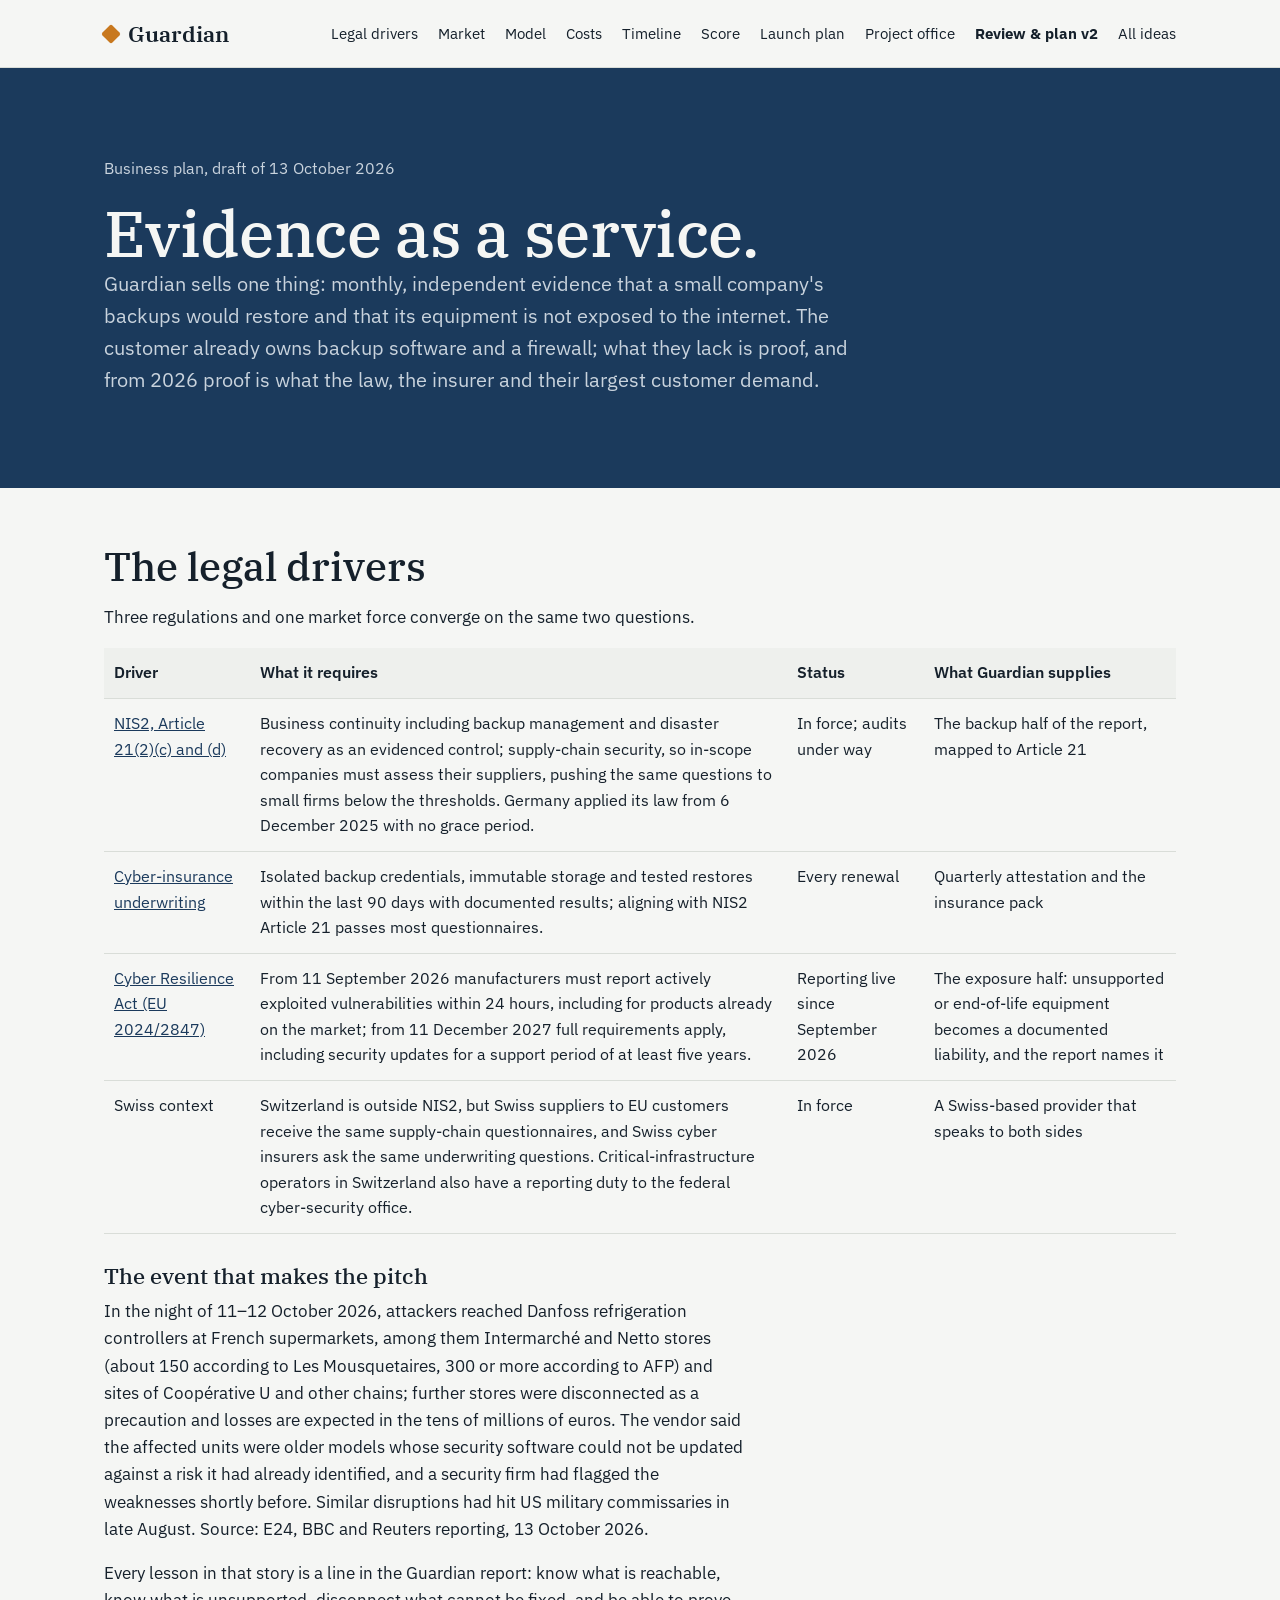
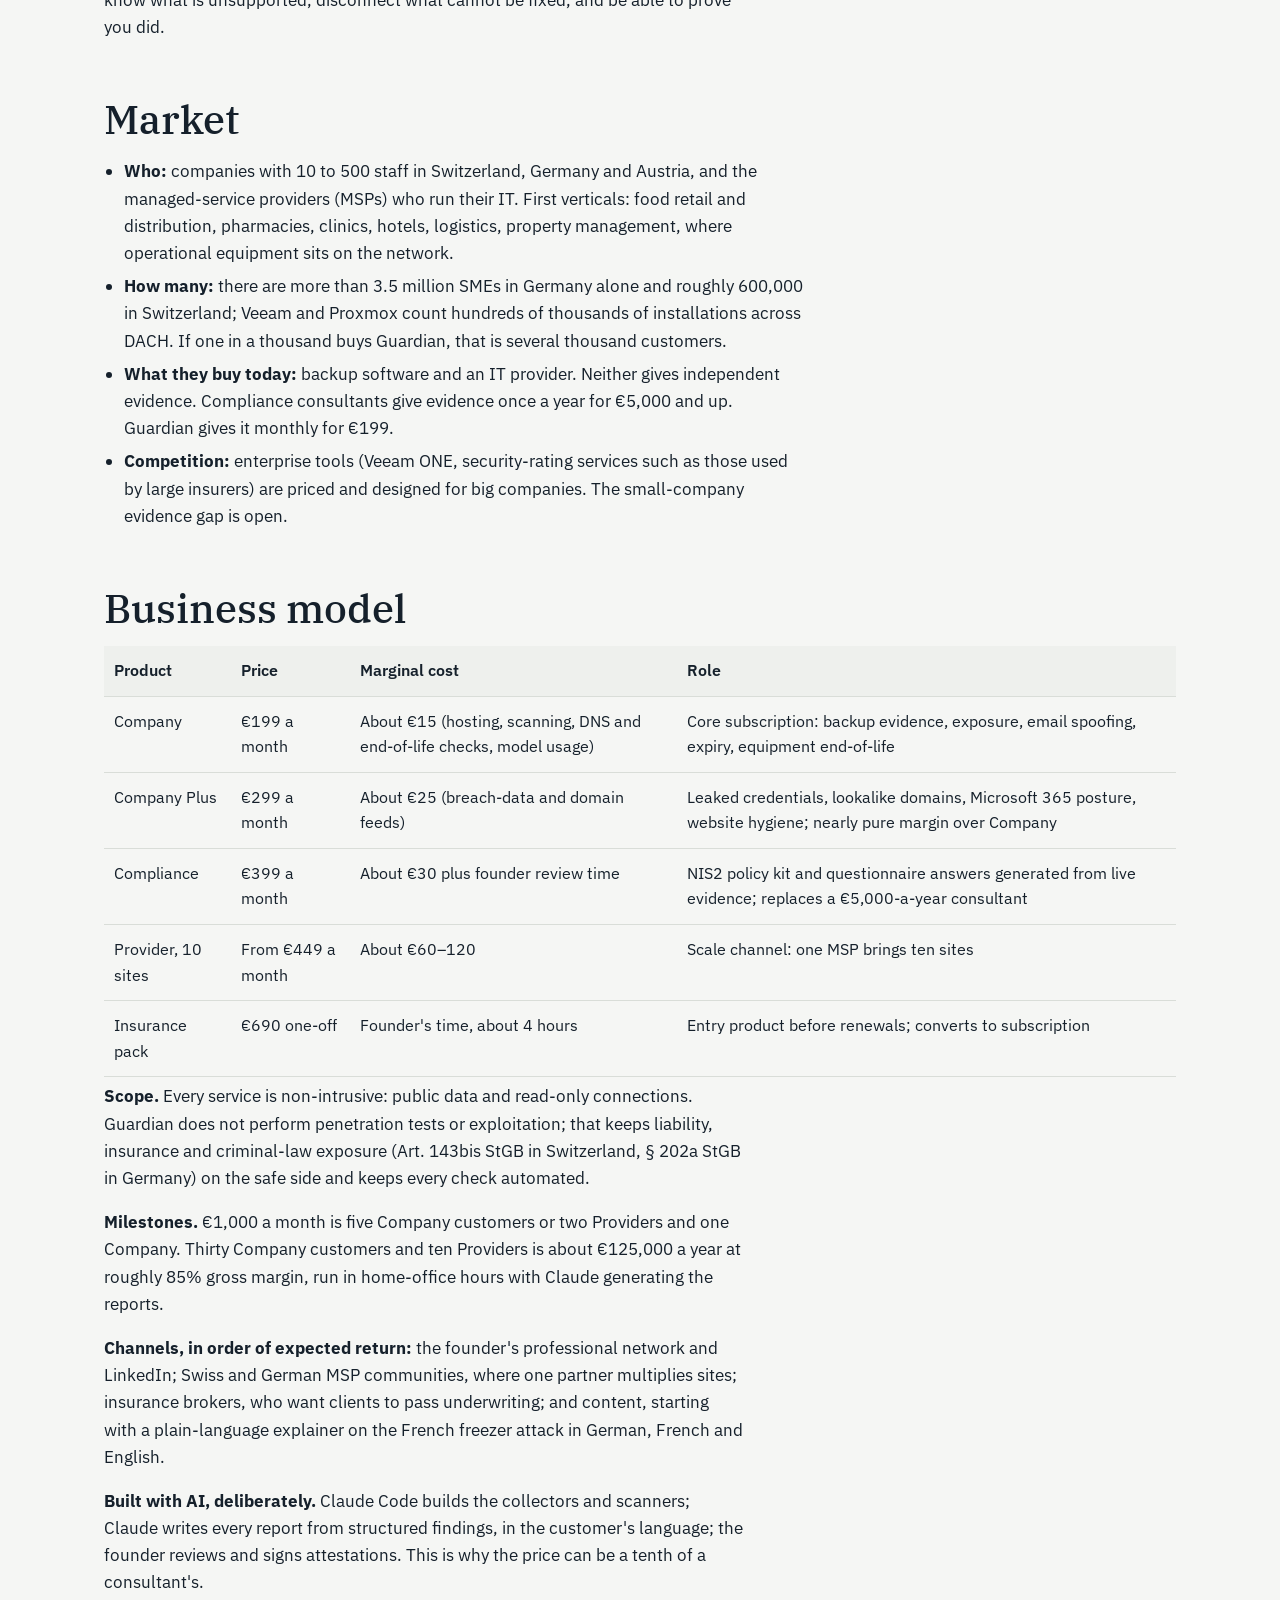
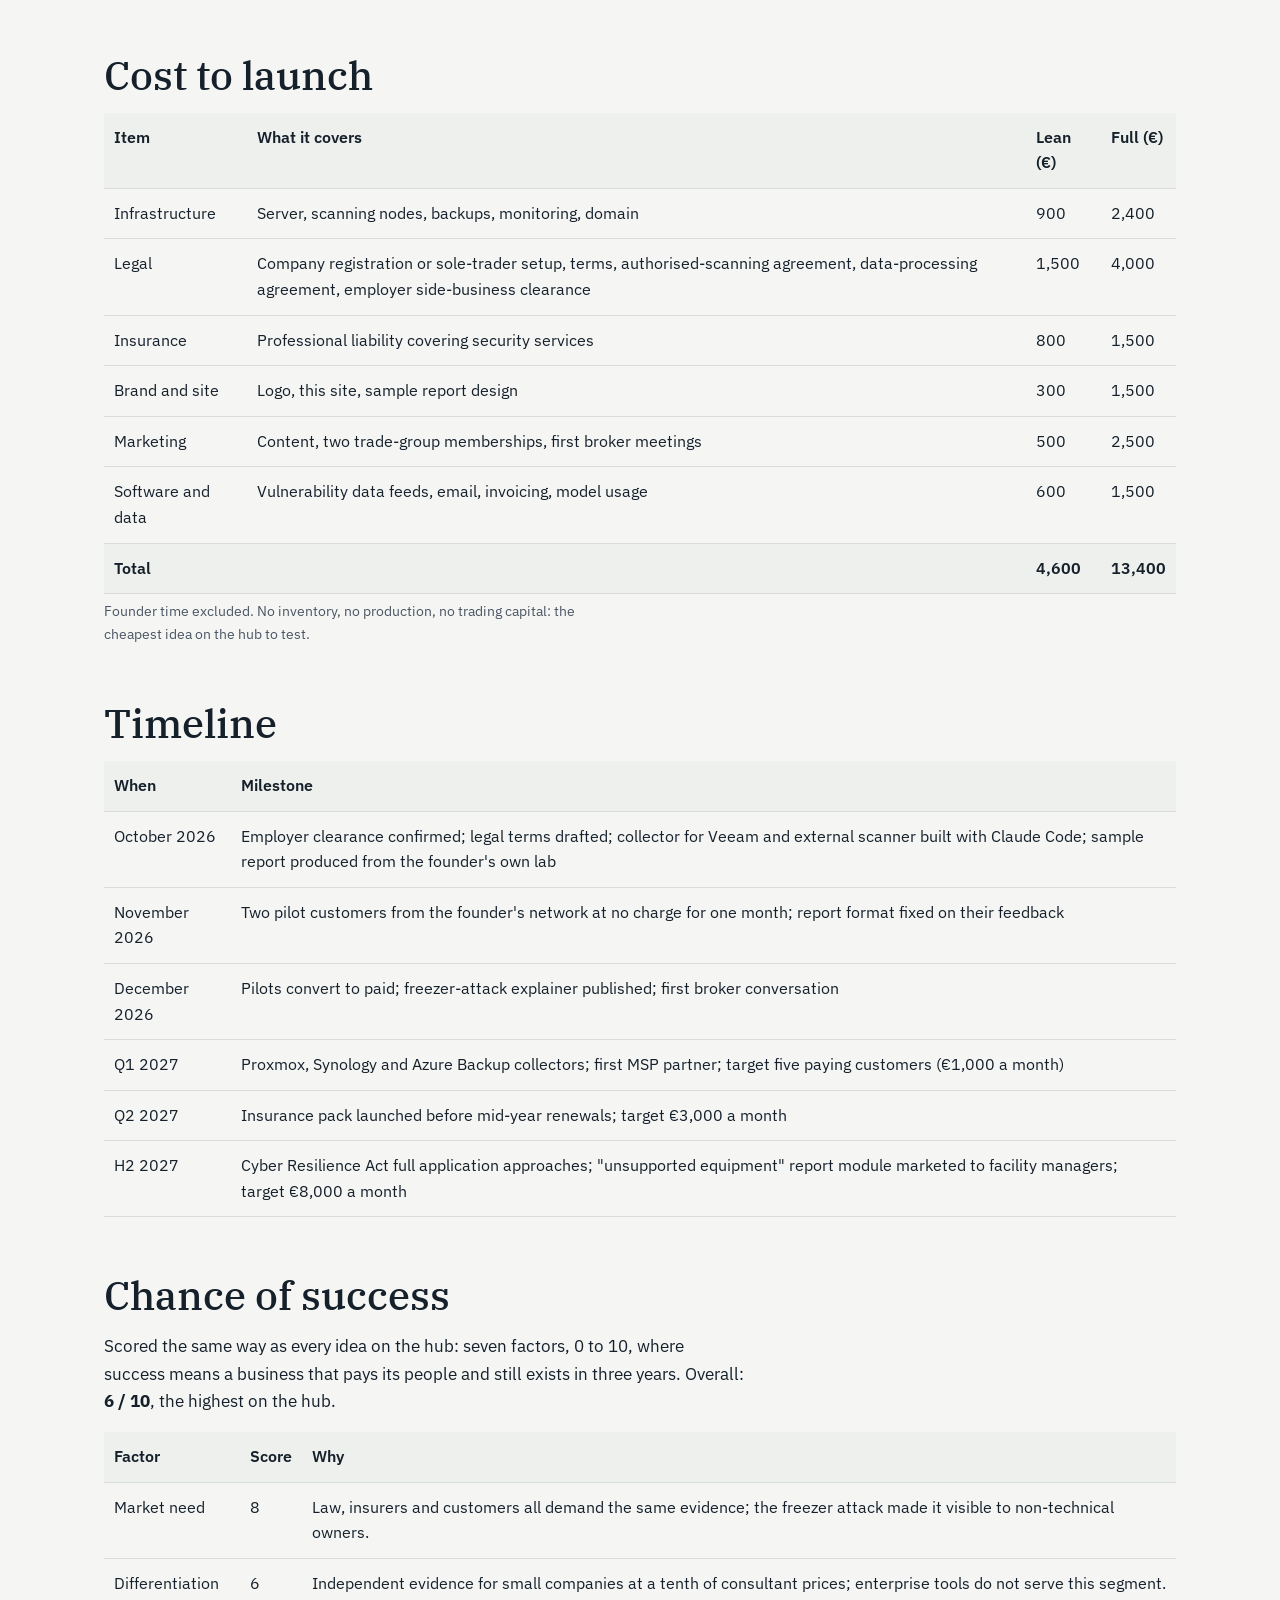
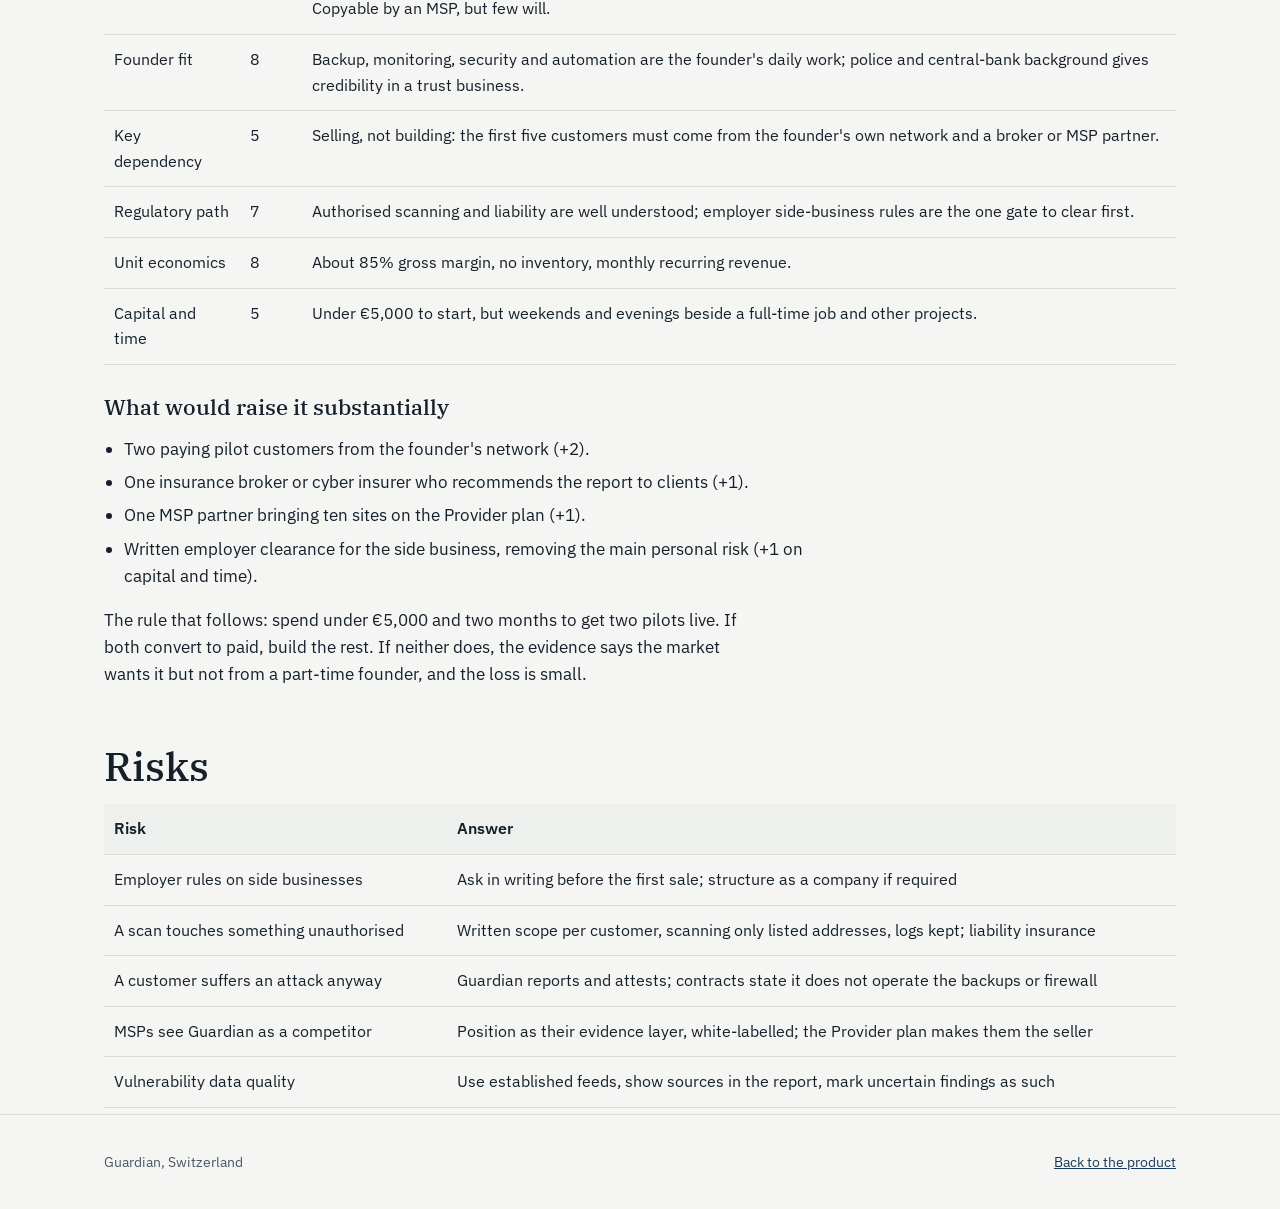
<file: plan.html>
<!doctype html>
<html lang="en">
<head>
<meta charset="utf-8">
<meta name="viewport" content="width=device-width, initial-scale=1">
<title>Guardian — Business plan</title>
<meta name="description" content="Guardian business plan: market, legal drivers, product, pricing, costs, timeline and an honest chance of success.">
<link rel="preconnect" href="https://fonts.googleapis.com">
<link rel="stylesheet" href="https://fonts.googleapis.com/css2?family=IBM+Plex+Sans:wght@400;500;600&family=IBM+Plex+Serif:wght@400;500;600&display=swap">
<link rel="stylesheet" href="style.css">
</head>
<body>
<header>
  <div class="wrap">
    <a class="mark" href="index.html"><i></i>Guardian</a>
    <nav aria-label="Main">
      <a href="#law">Legal drivers</a>
      <a href="#market">Market</a>
      <a href="#model">Model</a>
      <a href="#costs">Costs</a>
      <a href="#timeline">Timeline</a>
      <a href="#score">Score</a>
      <a href="launch.html">Launch plan</a>
      <a href="project.html">Project office</a>
      <a href="review.html"><strong>Review &amp; plan v2</strong></a>
      <a href="https://gummihurdal.github.io/ideas/">All ideas</a>
    </nav>
  </div>
</header>

<main class="doc">
<section class="hero">
  <div class="wrap" style="display:block">
    <p class="eyebrow">Business plan, draft of 13 October 2026</p>
    <h1>Evidence as a service.</h1>
    <p>Guardian sells one thing: monthly, independent evidence that a small company's backups would restore and that its equipment is not exposed to the internet. The customer already owns backup software and a firewall; what they lack is proof, and from 2026 proof is what the law, the insurer and their largest customer demand.</p>
  </div>
</section>

<div class="wrap">

<h2 id="law">The legal drivers</h2>
<p>Three regulations and one market force converge on the same two questions.</p>
<table>
  <thead><tr><th>Driver</th><th>What it requires</th><th>Status</th><th>What Guardian supplies</th></tr></thead>
  <tbody>
    <tr><td><a href="https://www.probackup.io/blog/nis2-backup-requirements">NIS2, Article 21(2)(c) and (d)</a></td><td>Business continuity including backup management and disaster recovery as an evidenced control; supply-chain security, so in-scope companies must assess their suppliers, pushing the same questions to small firms below the thresholds. Germany applied its law from 6 December 2025 with no grace period.</td><td>In force; audits under way</td><td>The backup half of the report, mapped to Article 21</td></tr>
    <tr><td><a href="https://openmetal.io/resources/blog/why-immutable-storage-is-now-a-cyber-insurance-requirement/">Cyber-insurance underwriting</a></td><td>Isolated backup credentials, immutable storage and tested restores within the last 90 days with documented results; aligning with NIS2 Article 21 passes most questionnaires.</td><td>Every renewal</td><td>Quarterly attestation and the insurance pack</td></tr>
    <tr><td><a href="https://www.itemis.com/en/glossary/cyber-resilience-act/">Cyber Resilience Act (EU 2024/2847)</a></td><td>From 11 September 2026 manufacturers must report actively exploited vulnerabilities within 24 hours, including for products already on the market; from 11 December 2027 full requirements apply, including security updates for a support period of at least five years.</td><td>Reporting live since September 2026</td><td>The exposure half: unsupported or end-of-life equipment becomes a documented liability, and the report names it</td></tr>
    <tr><td>Swiss context</td><td>Switzerland is outside NIS2, but Swiss suppliers to EU customers receive the same supply-chain questionnaires, and Swiss cyber insurers ask the same underwriting questions. Critical-infrastructure operators in Switzerland also have a reporting duty to the federal cyber-security office.</td><td>In force</td><td>A Swiss-based provider that speaks to both sides</td></tr>
  </tbody>
</table>

<h3>The event that makes the pitch</h3>
<p>In the night of 11–12 October 2026, attackers reached Danfoss refrigeration controllers at French supermarkets, among them Intermarché and Netto stores (about 150 according to Les Mousquetaires, 300 or more according to AFP) and sites of Coopérative U and other chains; further stores were disconnected as a precaution and losses are expected in the tens of millions of euros. The vendor said the affected units were older models whose security software could not be updated against a risk it had already identified, and a security firm had flagged the weaknesses shortly before. Similar disruptions had hit US military commissaries in late August. Source: E24, BBC and Reuters reporting, 13 October 2026.</p>
<p>Every lesson in that story is a line in the Guardian report: know what is reachable, know what is unsupported, disconnect what cannot be fixed, and be able to prove you did.</p>

<h2 id="market">Market</h2>
<ul>
  <li><strong>Who:</strong> companies with 10 to 500 staff in Switzerland, Germany and Austria, and the managed-service providers (MSPs) who run their IT. First verticals: food retail and distribution, pharmacies, clinics, hotels, logistics, property management, where operational equipment sits on the network.</li>
  <li><strong>How many:</strong> there are more than 3.5 million SMEs in Germany alone and roughly 600,000 in Switzerland; Veeam and Proxmox count hundreds of thousands of installations across DACH. If one in a thousand buys Guardian, that is several thousand customers.</li>
  <li><strong>What they buy today:</strong> backup software and an IT provider. Neither gives independent evidence. Compliance consultants give evidence once a year for €5,000 and up. Guardian gives it monthly for €199.</li>
  <li><strong>Competition:</strong> enterprise tools (Veeam ONE, security-rating services such as those used by large insurers) are priced and designed for big companies. The small-company evidence gap is open.</li>
</ul>

<h2 id="model">Business model</h2>
<table>
  <thead><tr><th>Product</th><th>Price</th><th>Marginal cost</th><th>Role</th></tr></thead>
  <tbody>
    <tr><td>Company</td><td>€199 a month</td><td>About €15 (hosting, scanning, DNS and end-of-life checks, model usage)</td><td>Core subscription: backup evidence, exposure, email spoofing, expiry, equipment end-of-life</td></tr>
    <tr><td>Company Plus</td><td>€299 a month</td><td>About €25 (breach-data and domain feeds)</td><td>Leaked credentials, lookalike domains, Microsoft 365 posture, website hygiene; nearly pure margin over Company</td></tr>
    <tr><td>Compliance</td><td>€399 a month</td><td>About €30 plus founder review time</td><td>NIS2 policy kit and questionnaire answers generated from live evidence; replaces a €5,000-a-year consultant</td></tr>
    <tr><td>Provider, 10 sites</td><td>From €449 a month</td><td>About €60–120</td><td>Scale channel: one MSP brings ten sites</td></tr>
    <tr><td>Insurance pack</td><td>€690 one-off</td><td>Founder's time, about 4 hours</td><td>Entry product before renewals; converts to subscription</td></tr>
  </tbody>
</table>
<p><strong>Scope.</strong> Every service is non-intrusive: public data and read-only connections. Guardian does not perform penetration tests or exploitation; that keeps liability, insurance and criminal-law exposure (Art. 143bis StGB in Switzerland, § 202a StGB in Germany) on the safe side and keeps every check automated.</p>
<p><strong>Milestones.</strong> €1,000 a month is five Company customers or two Providers and one Company. Thirty Company customers and ten Providers is about €125,000 a year at roughly 85% gross margin, run in home-office hours with Claude generating the reports.</p>
<p><strong>Channels, in order of expected return:</strong> the founder's professional network and LinkedIn; Swiss and German MSP communities, where one partner multiplies sites; insurance brokers, who want clients to pass underwriting; and content, starting with a plain-language explainer on the French freezer attack in German, French and English.</p>
<p><strong>Built with AI, deliberately.</strong> Claude Code builds the collectors and scanners; Claude writes every report from structured findings, in the customer's language; the founder reviews and signs attestations. This is why the price can be a tenth of a consultant's.</p>

<h2 id="costs">Cost to launch</h2>
<table>
  <thead><tr><th>Item</th><th>What it covers</th><th>Lean (€)</th><th>Full (€)</th></tr></thead>
  <tbody>
    <tr><td>Infrastructure</td><td>Server, scanning nodes, backups, monitoring, domain</td><td>900</td><td>2,400</td></tr>
    <tr><td>Legal</td><td>Company registration or sole-trader setup, terms, authorised-scanning agreement, data-processing agreement, employer side-business clearance</td><td>1,500</td><td>4,000</td></tr>
    <tr><td>Insurance</td><td>Professional liability covering security services</td><td>800</td><td>1,500</td></tr>
    <tr><td>Brand and site</td><td>Logo, this site, sample report design</td><td>300</td><td>1,500</td></tr>
    <tr><td>Marketing</td><td>Content, two trade-group memberships, first broker meetings</td><td>500</td><td>2,500</td></tr>
    <tr><td>Software and data</td><td>Vulnerability data feeds, email, invoicing, model usage</td><td>600</td><td>1,500</td></tr>
    <tr><th>Total</th><th></th><th>4,600</th><th>13,400</th></tr>
  </tbody>
</table>
<p class="note">Founder time excluded. No inventory, no production, no trading capital: the cheapest idea on the hub to test.</p>

<h2 id="timeline">Timeline</h2>
<table>
  <thead><tr><th>When</th><th>Milestone</th></tr></thead>
  <tbody>
    <tr><td>October 2026</td><td>Employer clearance confirmed; legal terms drafted; collector for Veeam and external scanner built with Claude Code; sample report produced from the founder's own lab</td></tr>
    <tr><td>November 2026</td><td>Two pilot customers from the founder's network at no charge for one month; report format fixed on their feedback</td></tr>
    <tr><td>December 2026</td><td>Pilots convert to paid; freezer-attack explainer published; first broker conversation</td></tr>
    <tr><td>Q1 2027</td><td>Proxmox, Synology and Azure Backup collectors; first MSP partner; target five paying customers (€1,000 a month)</td></tr>
    <tr><td>Q2 2027</td><td>Insurance pack launched before mid-year renewals; target €3,000 a month</td></tr>
    <tr><td>H2 2027</td><td>Cyber Resilience Act full application approaches; "unsupported equipment" report module marketed to facility managers; target €8,000 a month</td></tr>
  </tbody>
</table>

<h2 id="score">Chance of success</h2>
<p>Scored the same way as every idea on the hub: seven factors, 0 to 10, where success means a business that pays its people and still exists in three years. Overall: <strong>6 / 10</strong>, the highest on the hub.</p>
<table>
  <thead><tr><th>Factor</th><th>Score</th><th>Why</th></tr></thead>
  <tbody>
    <tr><td>Market need</td><td>8</td><td>Law, insurers and customers all demand the same evidence; the freezer attack made it visible to non-technical owners.</td></tr>
    <tr><td>Differentiation</td><td>6</td><td>Independent evidence for small companies at a tenth of consultant prices; enterprise tools do not serve this segment. Copyable by an MSP, but few will.</td></tr>
    <tr><td>Founder fit</td><td>8</td><td>Backup, monitoring, security and automation are the founder's daily work; police and central-bank background gives credibility in a trust business.</td></tr>
    <tr><td>Key dependency</td><td>5</td><td>Selling, not building: the first five customers must come from the founder's own network and a broker or MSP partner.</td></tr>
    <tr><td>Regulatory path</td><td>7</td><td>Authorised scanning and liability are well understood; employer side-business rules are the one gate to clear first.</td></tr>
    <tr><td>Unit economics</td><td>8</td><td>About 85% gross margin, no inventory, monthly recurring revenue.</td></tr>
    <tr><td>Capital and time</td><td>5</td><td>Under €5,000 to start, but weekends and evenings beside a full-time job and other projects.</td></tr>
  </tbody>
</table>
<h3>What would raise it substantially</h3>
<ul>
  <li>Two paying pilot customers from the founder's network (+2).</li>
  <li>One insurance broker or cyber insurer who recommends the report to clients (+1).</li>
  <li>One MSP partner bringing ten sites on the Provider plan (+1).</li>
  <li>Written employer clearance for the side business, removing the main personal risk (+1 on capital and time).</li>
</ul>
<p>The rule that follows: spend under €5,000 and two months to get two pilots live. If both convert to paid, build the rest. If neither does, the evidence says the market wants it but not from a part-time founder, and the loss is small.</p>

<h2>Risks</h2>
<table>
  <thead><tr><th>Risk</th><th>Answer</th></tr></thead>
  <tbody>
    <tr><td>Employer rules on side businesses</td><td>Ask in writing before the first sale; structure as a company if required</td></tr>
    <tr><td>A scan touches something unauthorised</td><td>Written scope per customer, scanning only listed addresses, logs kept; liability insurance</td></tr>
    <tr><td>A customer suffers an attack anyway</td><td>Guardian reports and attests; contracts state it does not operate the backups or firewall</td></tr>
    <tr><td>MSPs see Guardian as a competitor</td><td>Position as their evidence layer, white-labelled; the Provider plan makes them the seller</td></tr>
    <tr><td>Vulnerability data quality</td><td>Use established feeds, show sources in the report, mark uncertain findings as such</td></tr>
  </tbody>
</table>

</div>
</main>

<footer>
  <div class="wrap">
    <span>Guardian, Switzerland</span>
    <span><a href="index.html">Back to the product</a></span>
  </div>
</footer>
</body>
</html>
</file>
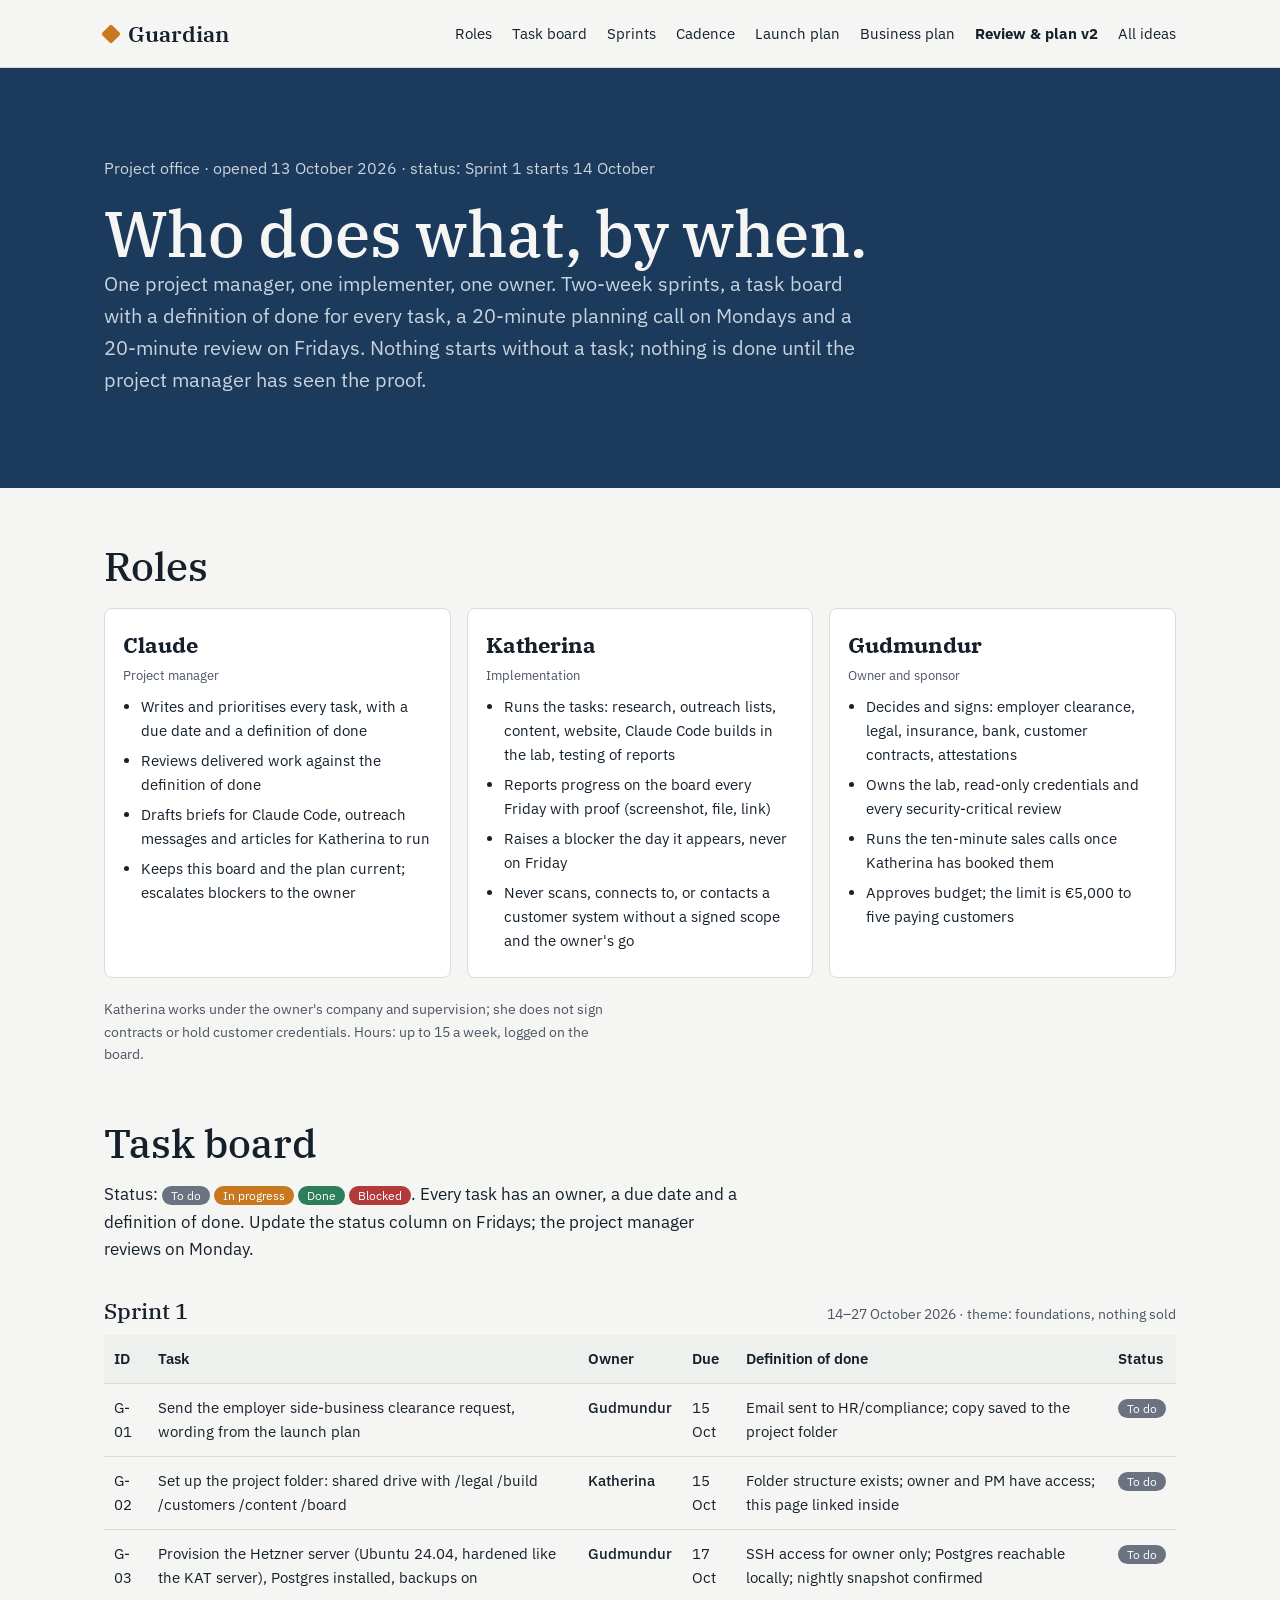
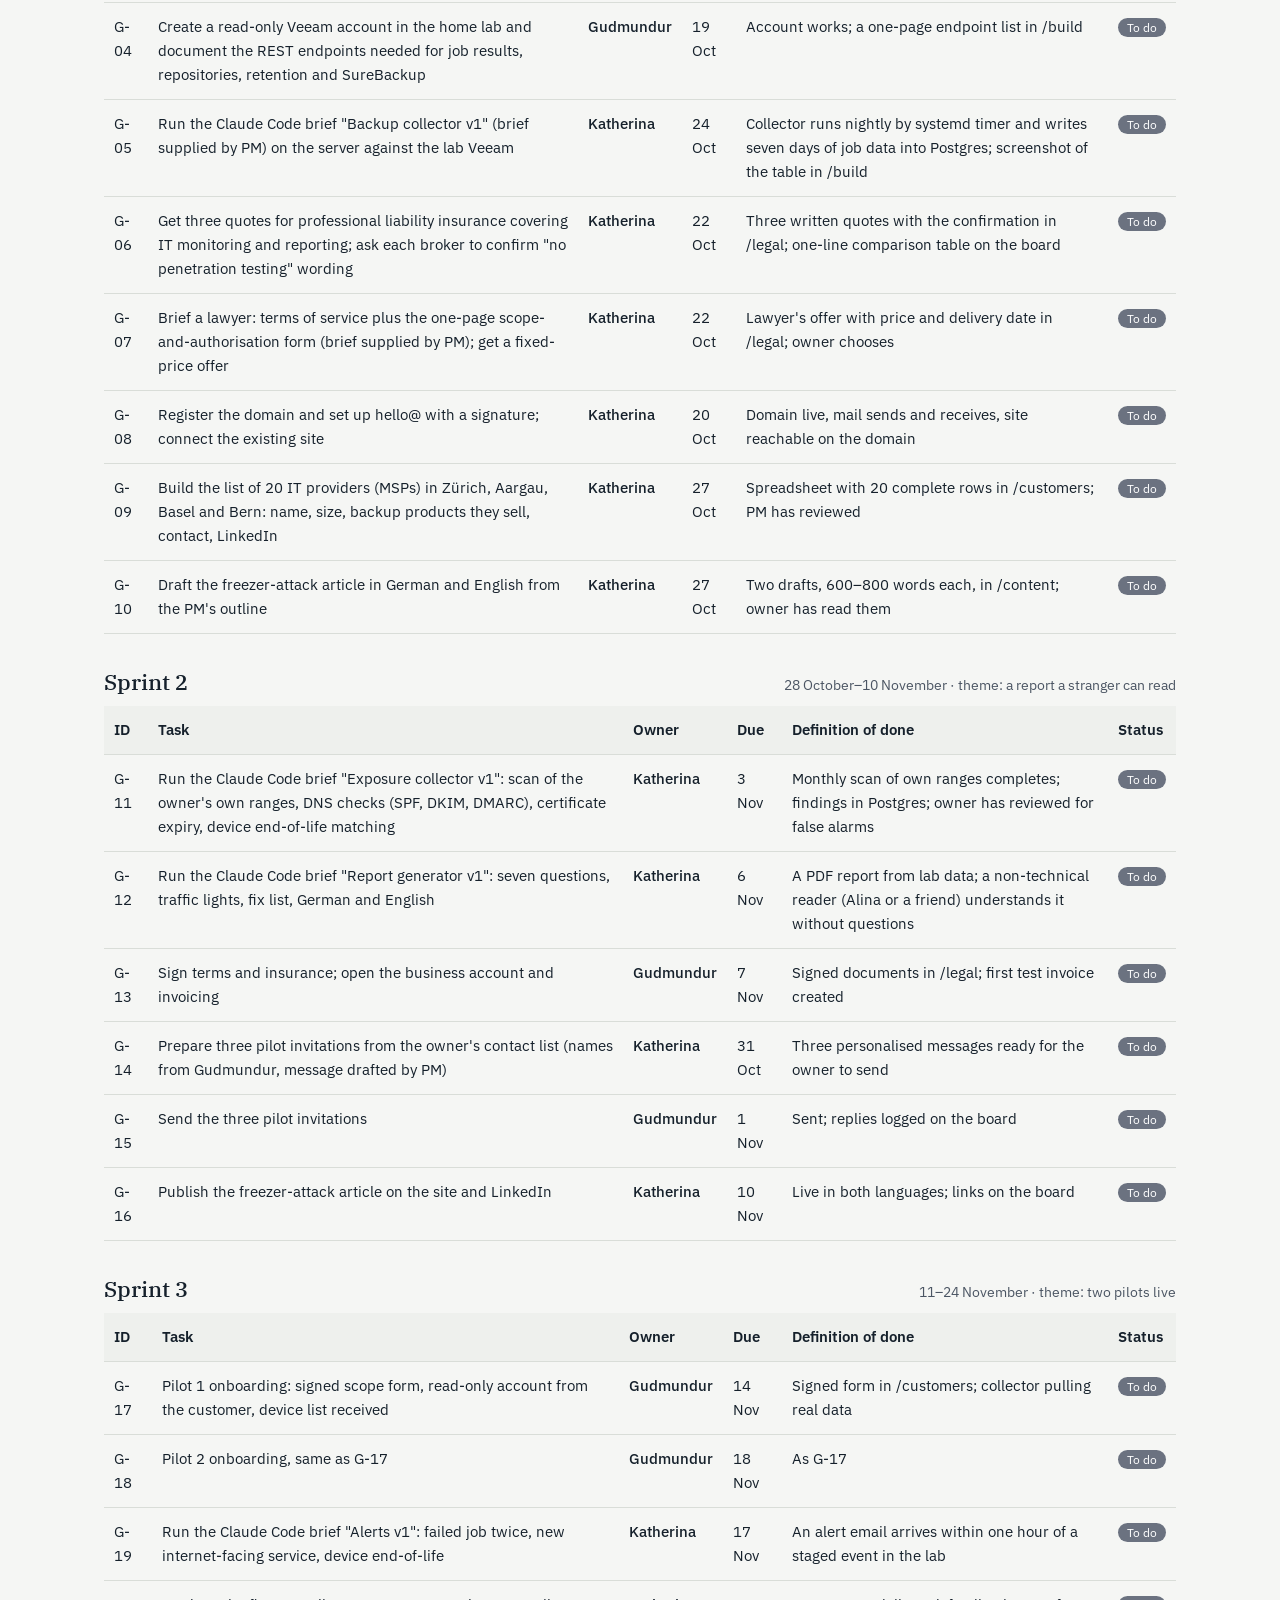
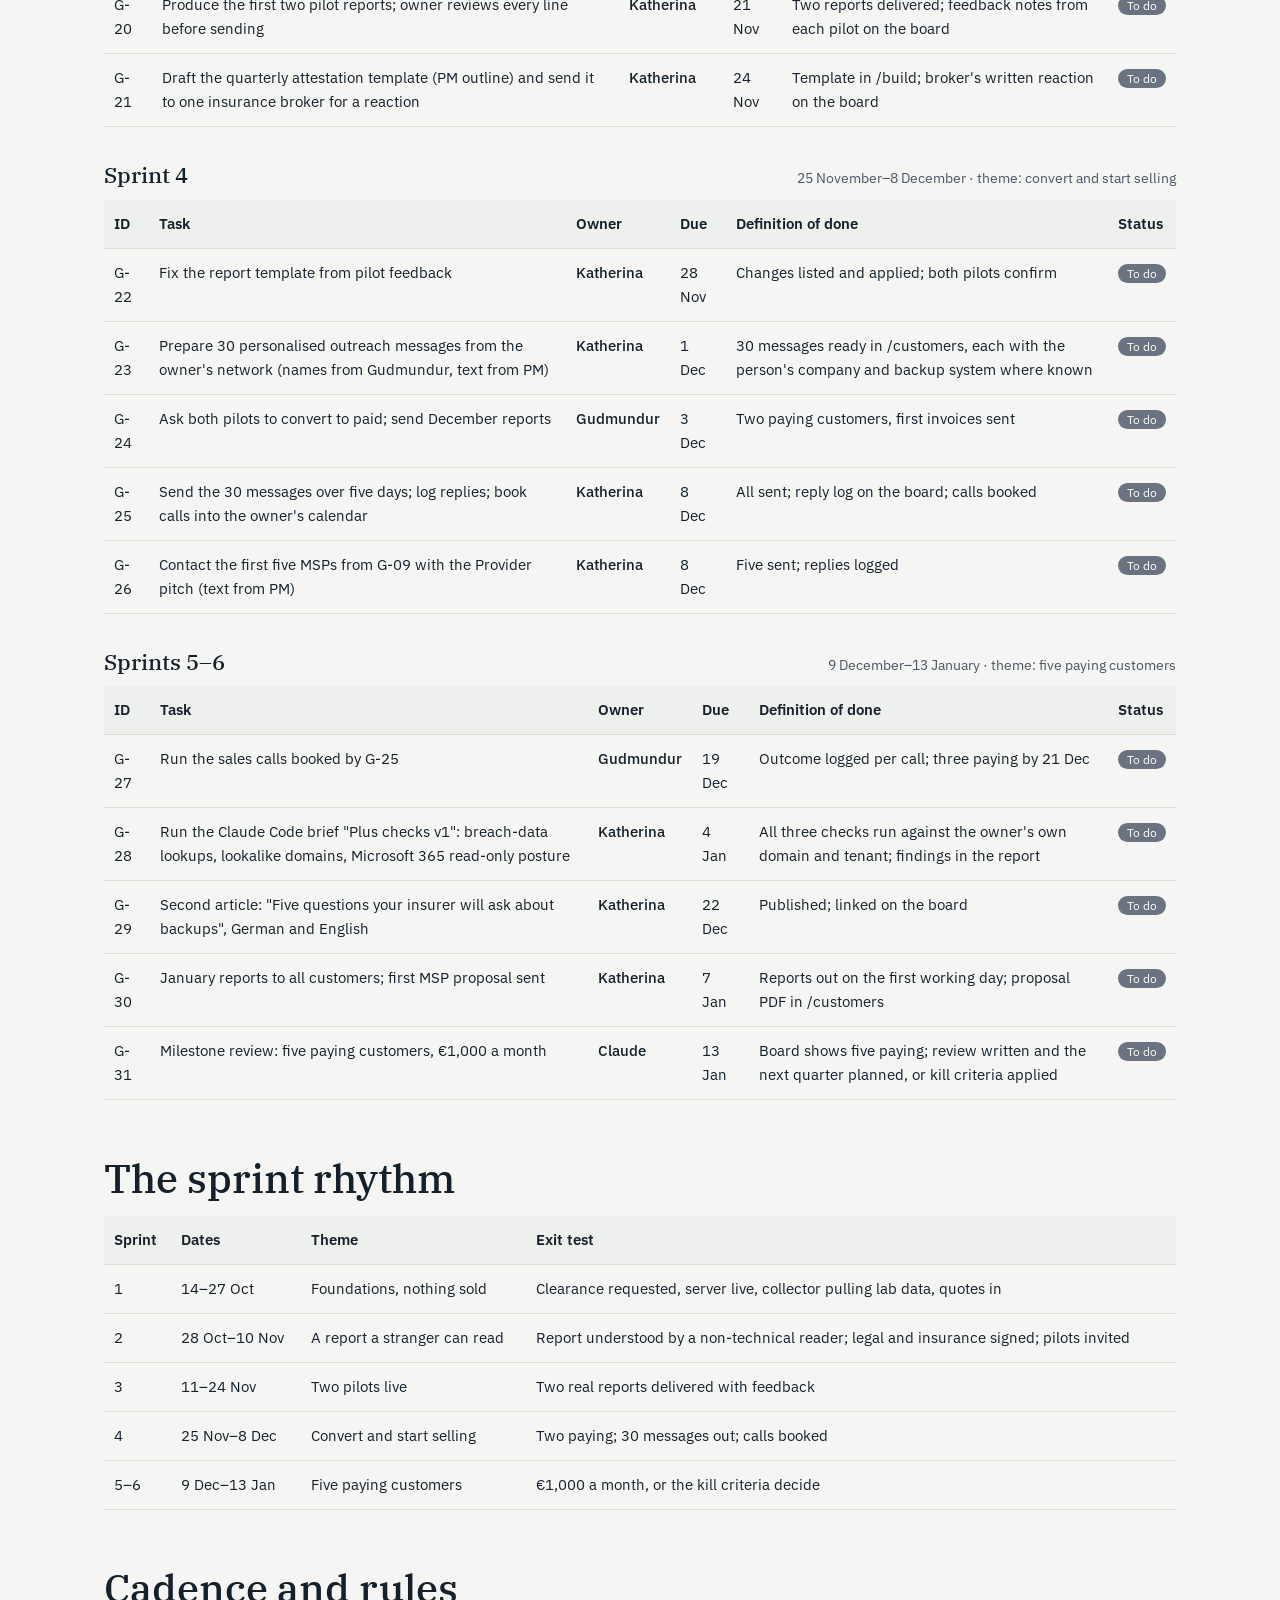
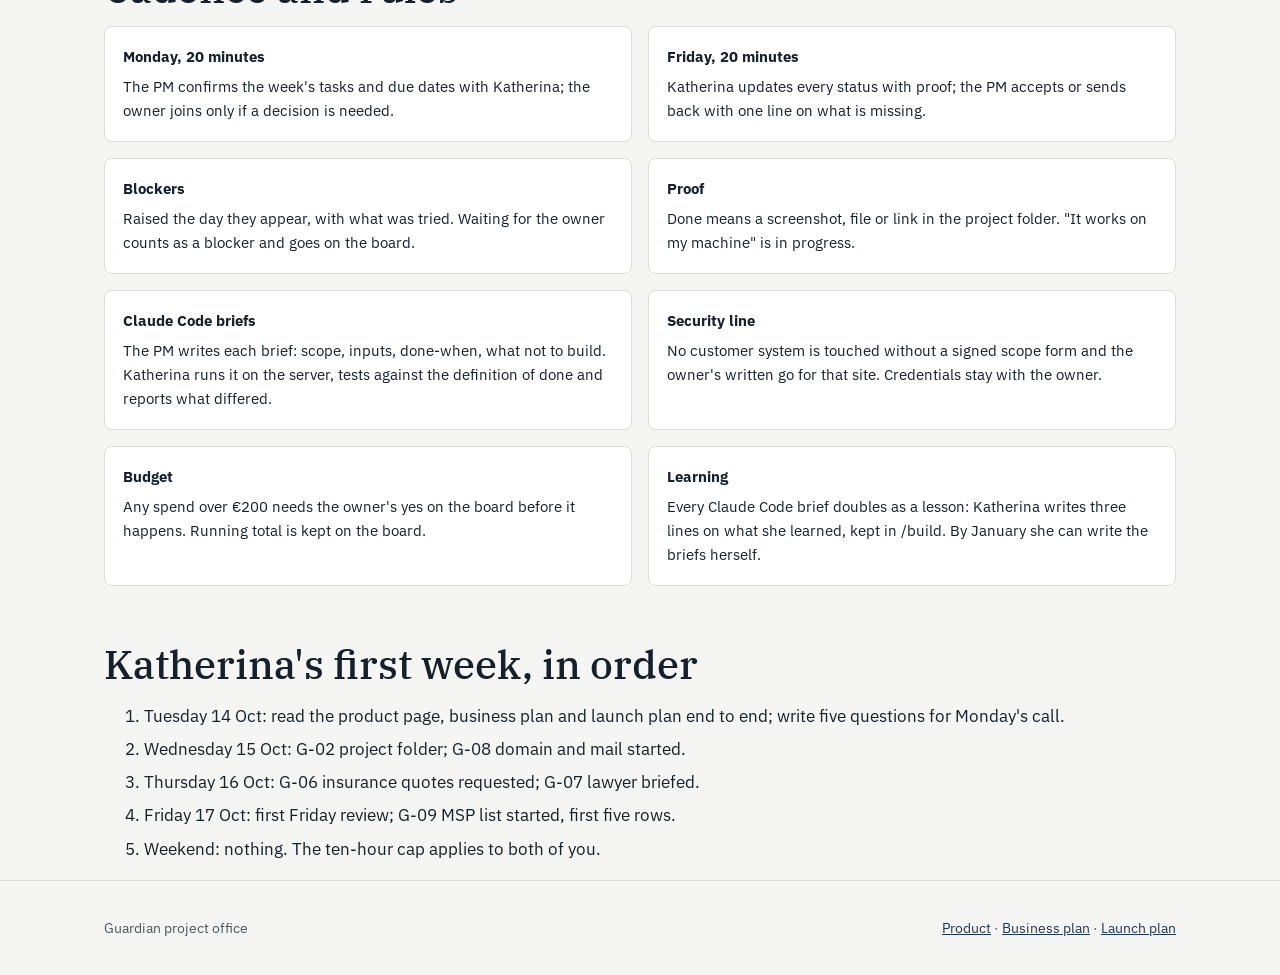
<file: project.html>
<!doctype html>
<html lang="en">
<head>
<meta charset="utf-8">
<meta name="viewport" content="width=device-width, initial-scale=1">
<title>Guardian — Project office</title>
<meta name="description" content="Guardian project office: roles, the task board, sprint plan and weekly cadence. Project manager: Claude. Implementation: Katherina. Owner: Gudmundur.">
<link rel="preconnect" href="https://fonts.googleapis.com">
<link rel="stylesheet" href="https://fonts.googleapis.com/css2?family=IBM+Plex+Sans:wght@400;500;600&family=IBM+Plex+Serif:wght@400;500;600&display=swap">
<link rel="stylesheet" href="style.css">
<style>
.roles{display:grid;grid-template-columns:repeat(3,1fr);gap:16px;margin:20px 0}
.roles div{background:var(--panel);border:1px solid var(--line);border-radius:8px;padding:18px}
.roles strong{display:block;font-family:'IBM Plex Serif',Georgia,serif;font-size:22px;margin-bottom:4px}
.roles span{display:block;font-size:13px;color:var(--ink2);margin-bottom:8px}
.roles ul{padding-left:18px;margin:0;font-size:15px}
.st{font-size:12px;padding:2px 9px;border-radius:999px;color:#fff;white-space:nowrap}
.todo{background:#6B7280}.doing{background:var(--amber)}.done{background:var(--green)}.blocked{background:#B23A3A}
.who{font-weight:500}
.sprint{margin-top:36px}
.sprint h3{display:flex;justify-content:space-between;flex-wrap:wrap;gap:8px;align-items:baseline}
.sprint h3 small{font-size:14px;color:var(--ink2);font-family:'IBM Plex Sans',sans-serif;font-weight:400}
.rules{display:grid;grid-template-columns:1fr 1fr;gap:16px}
.rules div{background:var(--panel);border:1px solid var(--line);border-radius:8px;padding:18px;font-size:15px}
.rules strong{display:block;margin-bottom:6px}
.doc table{font-size:15px}
@media (max-width:760px){.roles,.rules{grid-template-columns:1fr}}
</style>
</head>
<body>
<header>
  <div class="wrap">
    <a class="mark" href="index.html"><i></i>Guardian</a>
    <nav aria-label="Main">
      <a href="#roles">Roles</a>
      <a href="#board">Task board</a>
      <a href="#sprints">Sprints</a>
      <a href="#cadence">Cadence</a>
      <a href="launch.html">Launch plan</a>
      <a href="plan.html">Business plan</a>
      <a href="review.html"><strong>Review &amp; plan v2</strong></a>
      <a href="https://gummihurdal.github.io/ideas/">All ideas</a>
    </nav>
  </div>
</header>

<main class="doc">
<section class="hero">
  <div class="wrap" style="display:block">
    <p class="eyebrow">Project office · opened 13 October 2026 · status: Sprint 1 starts 14 October</p>
    <h1>Who does what, by when.</h1>
    <p>One project manager, one implementer, one owner. Two-week sprints, a task board with a definition of done for every task, a 20-minute planning call on Mondays and a 20-minute review on Fridays. Nothing starts without a task; nothing is done until the project manager has seen the proof.</p>
  </div>
</section>

<div class="wrap">

<h2 id="roles">Roles</h2>
<div class="roles">
  <div><strong>Claude</strong><span>Project manager</span><ul><li>Writes and prioritises every task, with a due date and a definition of done</li><li>Reviews delivered work against the definition of done</li><li>Drafts briefs for Claude Code, outreach messages and articles for Katherina to run</li><li>Keeps this board and the plan current; escalates blockers to the owner</li></ul></div>
  <div><strong>Katherina</strong><span>Implementation</span><ul><li>Runs the tasks: research, outreach lists, content, website, Claude Code builds in the lab, testing of reports</li><li>Reports progress on the board every Friday with proof (screenshot, file, link)</li><li>Raises a blocker the day it appears, never on Friday</li><li>Never scans, connects to, or contacts a customer system without a signed scope and the owner's go</li></ul></div>
  <div><strong>Gudmundur</strong><span>Owner and sponsor</span><ul><li>Decides and signs: employer clearance, legal, insurance, bank, customer contracts, attestations</li><li>Owns the lab, read-only credentials and every security-critical review</li><li>Runs the ten-minute sales calls once Katherina has booked them</li><li>Approves budget; the limit is €5,000 to five paying customers</li></ul></div>
</div>
<p class="note">Katherina works under the owner's company and supervision; she does not sign contracts or hold customer credentials. Hours: up to 15 a week, logged on the board.</p>

<h2 id="board">Task board</h2>
<p>Status: <span class="st todo">To do</span> <span class="st doing">In progress</span> <span class="st done">Done</span> <span class="st blocked">Blocked</span>. Every task has an owner, a due date and a definition of done. Update the status column on Fridays; the project manager reviews on Monday.</p>

<div class="sprint">
<h3>Sprint 1 <small>14–27 October 2026 · theme: foundations, nothing sold</small></h3>
<table>
  <thead><tr><th>ID</th><th>Task</th><th>Owner</th><th>Due</th><th>Definition of done</th><th>Status</th></tr></thead>
  <tbody>
    <tr><td>G-01</td><td>Send the employer side-business clearance request, wording from the launch plan</td><td class="who">Gudmundur</td><td>15 Oct</td><td>Email sent to HR/compliance; copy saved to the project folder</td><td><span class="st todo">To do</span></td></tr>
    <tr><td>G-02</td><td>Set up the project folder: shared drive with /legal /build /customers /content /board</td><td class="who">Katherina</td><td>15 Oct</td><td>Folder structure exists; owner and PM have access; this page linked inside</td><td><span class="st todo">To do</span></td></tr>
    <tr><td>G-03</td><td>Provision the Hetzner server (Ubuntu 24.04, hardened like the KAT server), Postgres installed, backups on</td><td class="who">Gudmundur</td><td>17 Oct</td><td>SSH access for owner only; Postgres reachable locally; nightly snapshot confirmed</td><td><span class="st todo">To do</span></td></tr>
    <tr><td>G-04</td><td>Create a read-only Veeam account in the home lab and document the REST endpoints needed for job results, repositories, retention and SureBackup</td><td class="who">Gudmundur</td><td>19 Oct</td><td>Account works; a one-page endpoint list in /build</td><td><span class="st todo">To do</span></td></tr>
    <tr><td>G-05</td><td>Run the Claude Code brief "Backup collector v1" (brief supplied by PM) on the server against the lab Veeam</td><td class="who">Katherina</td><td>24 Oct</td><td>Collector runs nightly by systemd timer and writes seven days of job data into Postgres; screenshot of the table in /build</td><td><span class="st todo">To do</span></td></tr>
    <tr><td>G-06</td><td>Get three quotes for professional liability insurance covering IT monitoring and reporting; ask each broker to confirm "no penetration testing" wording</td><td class="who">Katherina</td><td>22 Oct</td><td>Three written quotes with the confirmation in /legal; one-line comparison table on the board</td><td><span class="st todo">To do</span></td></tr>
    <tr><td>G-07</td><td>Brief a lawyer: terms of service plus the one-page scope-and-authorisation form (brief supplied by PM); get a fixed-price offer</td><td class="who">Katherina</td><td>22 Oct</td><td>Lawyer's offer with price and delivery date in /legal; owner chooses</td><td><span class="st todo">To do</span></td></tr>
    <tr><td>G-08</td><td>Register the domain and set up hello@ with a signature; connect the existing site</td><td class="who">Katherina</td><td>20 Oct</td><td>Domain live, mail sends and receives, site reachable on the domain</td><td><span class="st todo">To do</span></td></tr>
    <tr><td>G-09</td><td>Build the list of 20 IT providers (MSPs) in Zürich, Aargau, Basel and Bern: name, size, backup products they sell, contact, LinkedIn</td><td class="who">Katherina</td><td>27 Oct</td><td>Spreadsheet with 20 complete rows in /customers; PM has reviewed</td><td><span class="st todo">To do</span></td></tr>
    <tr><td>G-10</td><td>Draft the freezer-attack article in German and English from the PM's outline</td><td class="who">Katherina</td><td>27 Oct</td><td>Two drafts, 600–800 words each, in /content; owner has read them</td><td><span class="st todo">To do</span></td></tr>
  </tbody>
</table>
</div>

<div class="sprint">
<h3>Sprint 2 <small>28 October–10 November · theme: a report a stranger can read</small></h3>
<table>
  <thead><tr><th>ID</th><th>Task</th><th>Owner</th><th>Due</th><th>Definition of done</th><th>Status</th></tr></thead>
  <tbody>
    <tr><td>G-11</td><td>Run the Claude Code brief "Exposure collector v1": scan of the owner's own ranges, DNS checks (SPF, DKIM, DMARC), certificate expiry, device end-of-life matching</td><td class="who">Katherina</td><td>3 Nov</td><td>Monthly scan of own ranges completes; findings in Postgres; owner has reviewed for false alarms</td><td><span class="st todo">To do</span></td></tr>
    <tr><td>G-12</td><td>Run the Claude Code brief "Report generator v1": seven questions, traffic lights, fix list, German and English</td><td class="who">Katherina</td><td>6 Nov</td><td>A PDF report from lab data; a non-technical reader (Alina or a friend) understands it without questions</td><td><span class="st todo">To do</span></td></tr>
    <tr><td>G-13</td><td>Sign terms and insurance; open the business account and invoicing</td><td class="who">Gudmundur</td><td>7 Nov</td><td>Signed documents in /legal; first test invoice created</td><td><span class="st todo">To do</span></td></tr>
    <tr><td>G-14</td><td>Prepare three pilot invitations from the owner's contact list (names from Gudmundur, message drafted by PM)</td><td class="who">Katherina</td><td>31 Oct</td><td>Three personalised messages ready for the owner to send</td><td><span class="st todo">To do</span></td></tr>
    <tr><td>G-15</td><td>Send the three pilot invitations</td><td class="who">Gudmundur</td><td>1 Nov</td><td>Sent; replies logged on the board</td><td><span class="st todo">To do</span></td></tr>
    <tr><td>G-16</td><td>Publish the freezer-attack article on the site and LinkedIn</td><td class="who">Katherina</td><td>10 Nov</td><td>Live in both languages; links on the board</td><td><span class="st todo">To do</span></td></tr>
  </tbody>
</table>
</div>

<div class="sprint">
<h3>Sprint 3 <small>11–24 November · theme: two pilots live</small></h3>
<table>
  <thead><tr><th>ID</th><th>Task</th><th>Owner</th><th>Due</th><th>Definition of done</th><th>Status</th></tr></thead>
  <tbody>
    <tr><td>G-17</td><td>Pilot 1 onboarding: signed scope form, read-only account from the customer, device list received</td><td class="who">Gudmundur</td><td>14 Nov</td><td>Signed form in /customers; collector pulling real data</td><td><span class="st todo">To do</span></td></tr>
    <tr><td>G-18</td><td>Pilot 2 onboarding, same as G-17</td><td class="who">Gudmundur</td><td>18 Nov</td><td>As G-17</td><td><span class="st todo">To do</span></td></tr>
    <tr><td>G-19</td><td>Run the Claude Code brief "Alerts v1": failed job twice, new internet-facing service, device end-of-life</td><td class="who">Katherina</td><td>17 Nov</td><td>An alert email arrives within one hour of a staged event in the lab</td><td><span class="st todo">To do</span></td></tr>
    <tr><td>G-20</td><td>Produce the first two pilot reports; owner reviews every line before sending</td><td class="who">Katherina</td><td>21 Nov</td><td>Two reports delivered; feedback notes from each pilot on the board</td><td><span class="st todo">To do</span></td></tr>
    <tr><td>G-21</td><td>Draft the quarterly attestation template (PM outline) and send it to one insurance broker for a reaction</td><td class="who">Katherina</td><td>24 Nov</td><td>Template in /build; broker's written reaction on the board</td><td><span class="st todo">To do</span></td></tr>
  </tbody>
</table>
</div>

<div class="sprint">
<h3>Sprint 4 <small>25 November–8 December · theme: convert and start selling</small></h3>
<table>
  <thead><tr><th>ID</th><th>Task</th><th>Owner</th><th>Due</th><th>Definition of done</th><th>Status</th></tr></thead>
  <tbody>
    <tr><td>G-22</td><td>Fix the report template from pilot feedback</td><td class="who">Katherina</td><td>28 Nov</td><td>Changes listed and applied; both pilots confirm</td><td><span class="st todo">To do</span></td></tr>
    <tr><td>G-23</td><td>Prepare 30 personalised outreach messages from the owner's network (names from Gudmundur, text from PM)</td><td class="who">Katherina</td><td>1 Dec</td><td>30 messages ready in /customers, each with the person's company and backup system where known</td><td><span class="st todo">To do</span></td></tr>
    <tr><td>G-24</td><td>Ask both pilots to convert to paid; send December reports</td><td class="who">Gudmundur</td><td>3 Dec</td><td>Two paying customers, first invoices sent</td><td><span class="st todo">To do</span></td></tr>
    <tr><td>G-25</td><td>Send the 30 messages over five days; log replies; book calls into the owner's calendar</td><td class="who">Katherina</td><td>8 Dec</td><td>All sent; reply log on the board; calls booked</td><td><span class="st todo">To do</span></td></tr>
    <tr><td>G-26</td><td>Contact the first five MSPs from G-09 with the Provider pitch (text from PM)</td><td class="who">Katherina</td><td>8 Dec</td><td>Five sent; replies logged</td><td><span class="st todo">To do</span></td></tr>
  </tbody>
</table>
</div>

<div class="sprint">
<h3>Sprints 5–6 <small>9 December–13 January · theme: five paying customers</small></h3>
<table>
  <thead><tr><th>ID</th><th>Task</th><th>Owner</th><th>Due</th><th>Definition of done</th><th>Status</th></tr></thead>
  <tbody>
    <tr><td>G-27</td><td>Run the sales calls booked by G-25</td><td class="who">Gudmundur</td><td>19 Dec</td><td>Outcome logged per call; three paying by 21 Dec</td><td><span class="st todo">To do</span></td></tr>
    <tr><td>G-28</td><td>Run the Claude Code brief "Plus checks v1": breach-data lookups, lookalike domains, Microsoft 365 read-only posture</td><td class="who">Katherina</td><td>4 Jan</td><td>All three checks run against the owner's own domain and tenant; findings in the report</td><td><span class="st todo">To do</span></td></tr>
    <tr><td>G-29</td><td>Second article: "Five questions your insurer will ask about backups", German and English</td><td class="who">Katherina</td><td>22 Dec</td><td>Published; linked on the board</td><td><span class="st todo">To do</span></td></tr>
    <tr><td>G-30</td><td>January reports to all customers; first MSP proposal sent</td><td class="who">Katherina</td><td>7 Jan</td><td>Reports out on the first working day; proposal PDF in /customers</td><td><span class="st todo">To do</span></td></tr>
    <tr><td>G-31</td><td>Milestone review: five paying customers, €1,000 a month</td><td class="who">Claude</td><td>13 Jan</td><td>Board shows five paying; review written and the next quarter planned, or kill criteria applied</td><td><span class="st todo">To do</span></td></tr>
  </tbody>
</table>
</div>

<h2 id="sprints">The sprint rhythm</h2>
<table>
  <thead><tr><th>Sprint</th><th>Dates</th><th>Theme</th><th>Exit test</th></tr></thead>
  <tbody>
    <tr><td>1</td><td>14–27 Oct</td><td>Foundations, nothing sold</td><td>Clearance requested, server live, collector pulling lab data, quotes in</td></tr>
    <tr><td>2</td><td>28 Oct–10 Nov</td><td>A report a stranger can read</td><td>Report understood by a non-technical reader; legal and insurance signed; pilots invited</td></tr>
    <tr><td>3</td><td>11–24 Nov</td><td>Two pilots live</td><td>Two real reports delivered with feedback</td></tr>
    <tr><td>4</td><td>25 Nov–8 Dec</td><td>Convert and start selling</td><td>Two paying; 30 messages out; calls booked</td></tr>
    <tr><td>5–6</td><td>9 Dec–13 Jan</td><td>Five paying customers</td><td>€1,000 a month, or the kill criteria decide</td></tr>
  </tbody>
</table>

<h2 id="cadence">Cadence and rules</h2>
<div class="rules">
  <div><strong>Monday, 20 minutes</strong>The PM confirms the week's tasks and due dates with Katherina; the owner joins only if a decision is needed.</div>
  <div><strong>Friday, 20 minutes</strong>Katherina updates every status with proof; the PM accepts or sends back with one line on what is missing.</div>
  <div><strong>Blockers</strong>Raised the day they appear, with what was tried. Waiting for the owner counts as a blocker and goes on the board.</div>
  <div><strong>Proof</strong>Done means a screenshot, file or link in the project folder. "It works on my machine" is in progress.</div>
  <div><strong>Claude Code briefs</strong>The PM writes each brief: scope, inputs, done-when, what not to build. Katherina runs it on the server, tests against the definition of done and reports what differed.</div>
  <div><strong>Security line</strong>No customer system is touched without a signed scope form and the owner's written go for that site. Credentials stay with the owner.</div>
  <div><strong>Budget</strong>Any spend over €200 needs the owner's yes on the board before it happens. Running total is kept on the board.</div>
  <div><strong>Learning</strong>Every Claude Code brief doubles as a lesson: Katherina writes three lines on what she learned, kept in /build. By January she can write the briefs herself.</div>
</div>

<h2>Katherina's first week, in order</h2>
<ol>
  <li>Tuesday 14 Oct: read the product page, business plan and launch plan end to end; write five questions for Monday's call.</li>
  <li>Wednesday 15 Oct: G-02 project folder; G-08 domain and mail started.</li>
  <li>Thursday 16 Oct: G-06 insurance quotes requested; G-07 lawyer briefed.</li>
  <li>Friday 17 Oct: first Friday review; G-09 MSP list started, first five rows.</li>
  <li>Weekend: nothing. The ten-hour cap applies to both of you.</li>
</ol>

</div>
</main>

<footer>
  <div class="wrap">
    <span>Guardian project office</span>
    <span><a href="index.html">Product</a> · <a href="plan.html">Business plan</a> · <a href="launch.html">Launch plan</a></span>
  </div>
</footer>
</body>
</html>
</file>
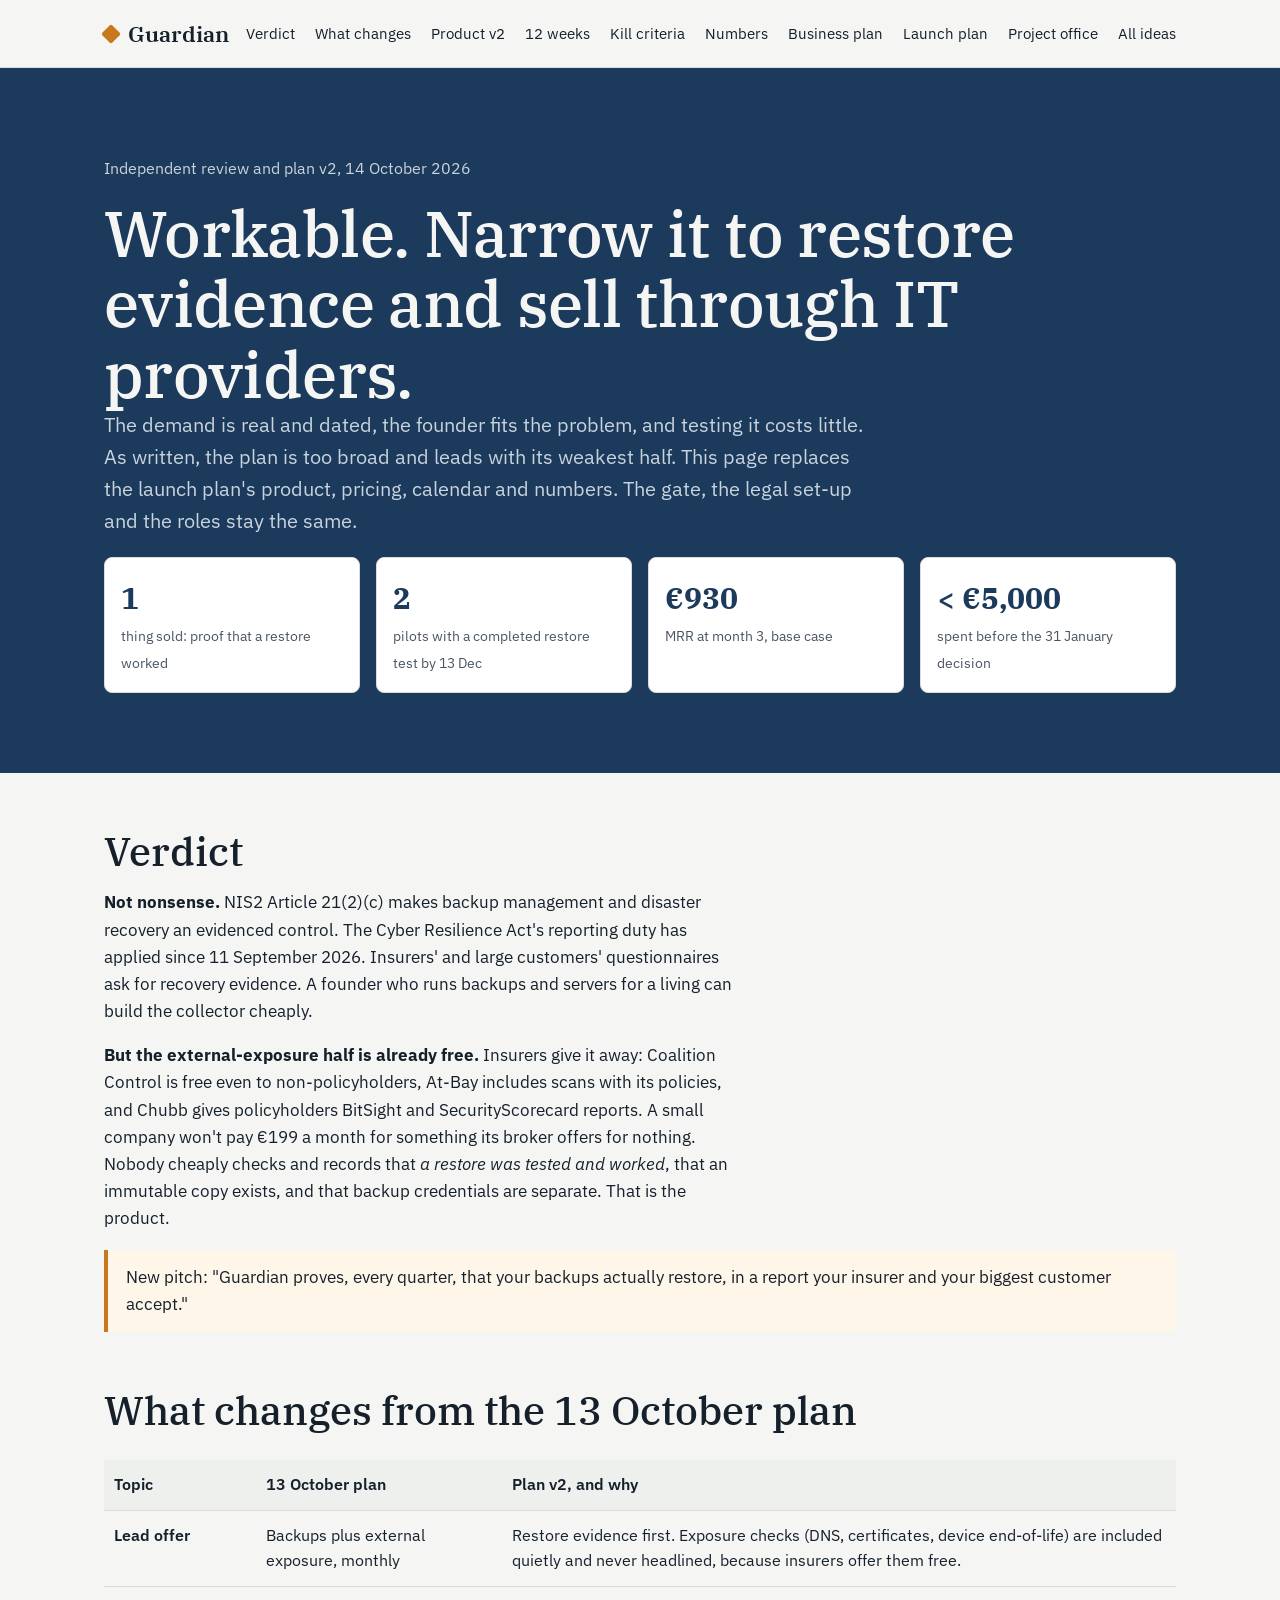
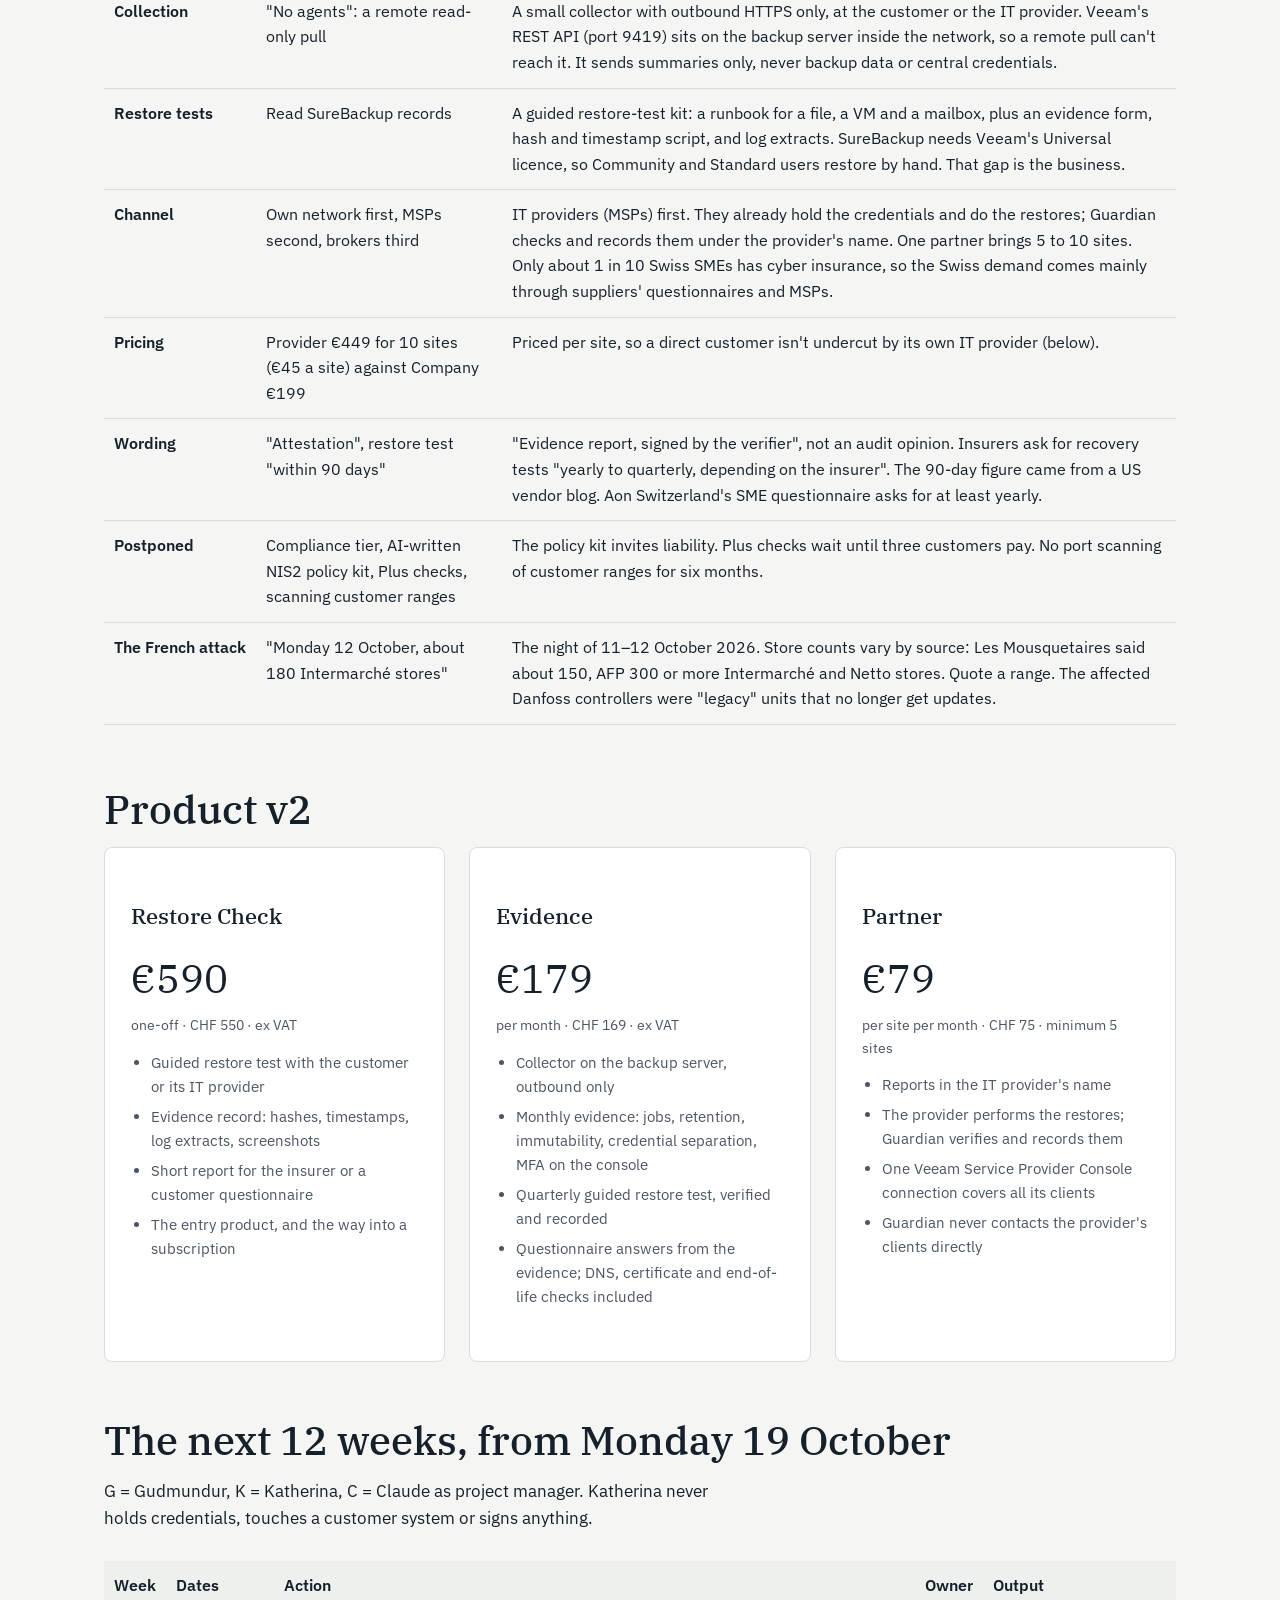
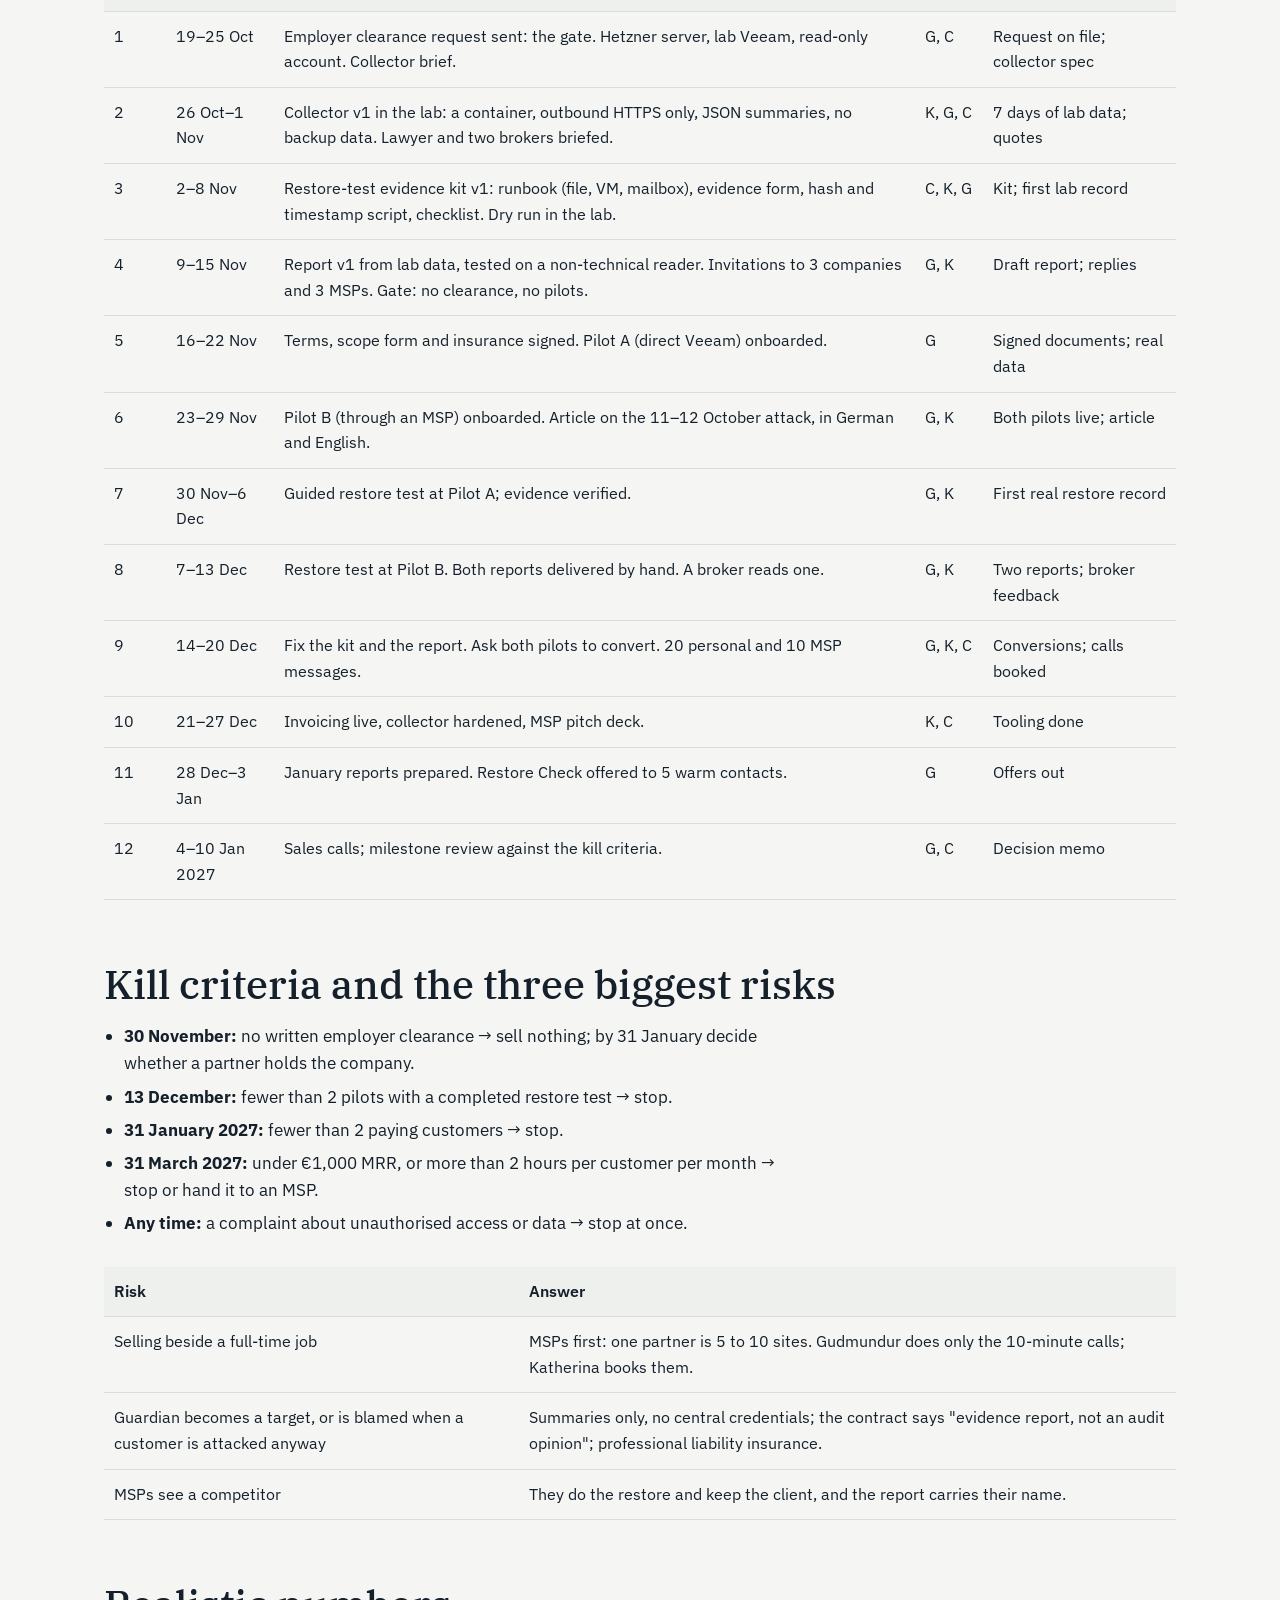
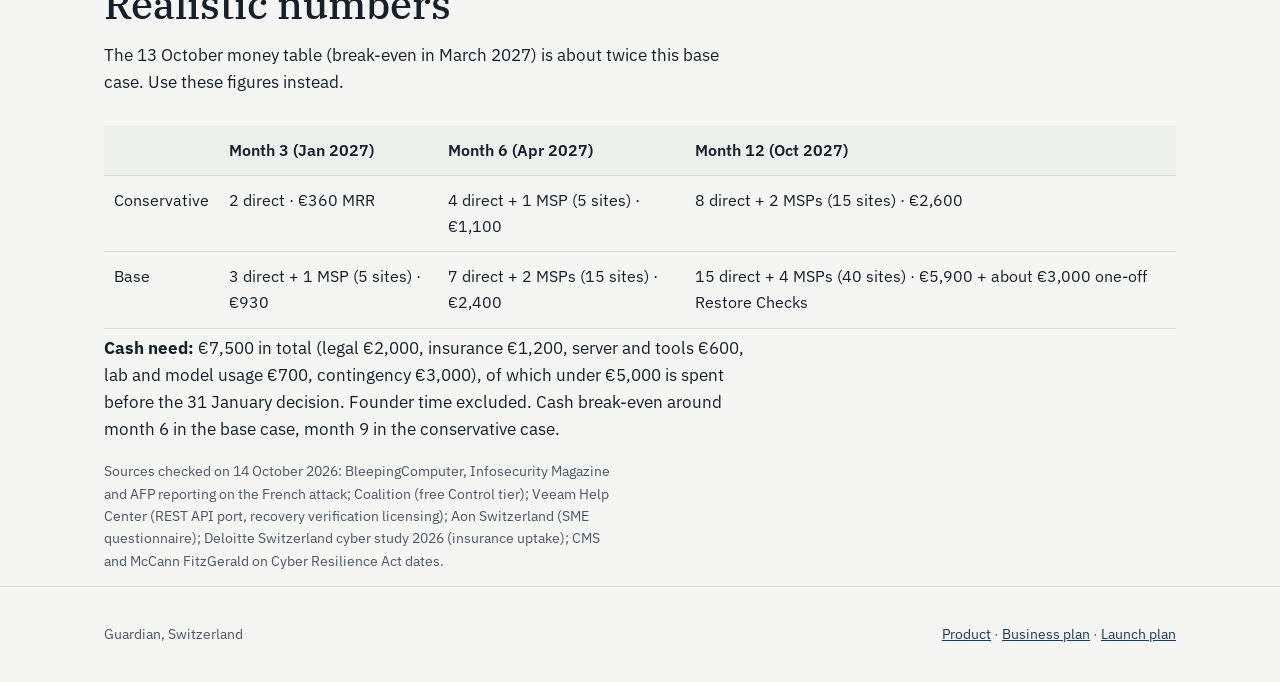
<file: review.html>
<!doctype html>
<html lang="en">
<head>
<meta charset="utf-8">
<meta name="viewport" content="width=device-width, initial-scale=1">
<title>Guardian — Review and plan v2</title>
<meta name="description" content="Independent review of the Guardian idea (14 October 2026): verdict, a narrower product built on restore evidence, per-site MSP pricing, a 12-week plan from 19 October, kill criteria and realistic numbers.">
<link rel="preconnect" href="https://fonts.googleapis.com">
<link rel="stylesheet" href="https://fonts.googleapis.com/css2?family=IBM+Plex+Sans:wght@400;500;600&family=IBM+Plex+Serif:wght@400;500;600&display=swap">
<link rel="stylesheet" href="style.css">
<style>
.kpi{display:grid;grid-template-columns:repeat(4,1fr);gap:16px;margin:20px 0 8px}
.kpi div{background:var(--panel);border:1px solid var(--line);border-radius:8px;padding:16px}
.kpi strong{display:block;font-family:'IBM Plex Serif',Georgia,serif;font-size:30px;color:var(--navy)}
.kpi span{font-size:14px;color:var(--ink2)}
.callout{background:#FFF6EA;border-left:4px solid var(--amber);padding:14px 18px;border-radius:0 6px 6px 0;margin:16px 0}
.tablewrap{overflow-x:auto}
.changes td:first-child{white-space:nowrap;font-weight:600}
@media (max-width:760px){.kpi{grid-template-columns:1fr 1fr}.grid2,.grid3,.price{grid-template-columns:1fr}}
</style>
</head>
<body>
<header>
  <div class="wrap">
    <a class="mark" href="index.html"><i></i>Guardian</a>
    <nav aria-label="Main">
      <a href="#verdict">Verdict</a>
      <a href="#changes">What changes</a>
      <a href="#product">Product v2</a>
      <a href="#plan">12 weeks</a>
      <a href="#kill">Kill criteria</a>
      <a href="#numbers">Numbers</a>
      <a href="plan.html">Business plan</a>
      <a href="launch.html">Launch plan</a>
      <a href="project.html">Project office</a>
      <a href="https://gummihurdal.github.io/ideas/">All ideas</a>
    </nav>
  </div>
</header>

<main class="doc">
<section class="hero">
  <div class="wrap" style="display:block">
    <p class="eyebrow">Independent review and plan v2, 14 October 2026</p>
    <h1>Workable. Narrow it to restore evidence and sell through IT providers.</h1>
    <p>The demand is real and dated, the founder fits the problem, and testing it costs little. As written, the plan is too broad and leads with its weakest half. This page replaces the launch plan's product, pricing, calendar and numbers. The gate, the legal set-up and the roles stay the same.</p>
    <div class="kpi">
      <div><strong>1</strong><span>thing sold: proof that a restore worked</span></div>
      <div><strong>2</strong><span>pilots with a completed restore test by 13 Dec</span></div>
      <div><strong>€930</strong><span>MRR at month 3, base case</span></div>
      <div><strong>&lt; €5,000</strong><span>spent before the 31 January decision</span></div>
    </div>
  </div>
</section>

<div class="wrap">

<h2 id="verdict">Verdict</h2>
<p><strong>Not nonsense.</strong> NIS2 Article 21(2)(c) makes backup management and disaster recovery an evidenced control. The Cyber Resilience Act's reporting duty has applied since 11 September 2026. Insurers' and large customers' questionnaires ask for recovery evidence. A founder who runs backups and servers for a living can build the collector cheaply.</p>
<p><strong>But the external-exposure half is already free.</strong> Insurers give it away: Coalition Control is free even to non-policyholders, At-Bay includes scans with its policies, and Chubb gives policyholders BitSight and SecurityScorecard reports. A small company won't pay €199 a month for something its broker offers for nothing. Nobody cheaply checks and records that <em>a restore was tested and worked</em>, that an immutable copy exists, and that backup credentials are separate. That is the product.</p>
<div class="callout">New pitch: "Guardian proves, every quarter, that your backups actually restore, in a report your insurer and your biggest customer accept."</div>

<h2 id="changes">What changes from the 13 October plan</h2>
<div class="tablewrap"><table class="changes">
  <thead><tr><th>Topic</th><th>13 October plan</th><th>Plan v2, and why</th></tr></thead>
  <tbody>
    <tr><td>Lead offer</td><td>Backups plus external exposure, monthly</td><td>Restore evidence first. Exposure checks (DNS, certificates, device end-of-life) are included quietly and never headlined, because insurers offer them free.</td></tr>
    <tr><td>Collection</td><td>"No agents": a remote read-only pull</td><td>A small collector with outbound HTTPS only, at the customer or the IT provider. Veeam's REST API (port 9419) sits on the backup server inside the network, so a remote pull can't reach it. It sends summaries only, never backup data or central credentials.</td></tr>
    <tr><td>Restore tests</td><td>Read SureBackup records</td><td>A guided restore-test kit: a runbook for a file, a VM and a mailbox, plus an evidence form, hash and timestamp script, and log extracts. SureBackup needs Veeam's Universal licence, so Community and Standard users restore by hand. That gap is the business.</td></tr>
    <tr><td>Channel</td><td>Own network first, MSPs second, brokers third</td><td>IT providers (MSPs) first. They already hold the credentials and do the restores; Guardian checks and records them under the provider's name. One partner brings 5 to 10 sites. Only about 1 in 10 Swiss SMEs has cyber insurance, so the Swiss demand comes mainly through suppliers' questionnaires and MSPs.</td></tr>
    <tr><td>Pricing</td><td>Provider €449 for 10 sites (€45 a site) against Company €199</td><td>Priced per site, so a direct customer isn't undercut by its own IT provider (below).</td></tr>
    <tr><td>Wording</td><td>"Attestation", restore test "within 90 days"</td><td>"Evidence report, signed by the verifier", not an audit opinion. Insurers ask for recovery tests "yearly to quarterly, depending on the insurer". The 90-day figure came from a US vendor blog. Aon Switzerland's SME questionnaire asks for at least yearly.</td></tr>
    <tr><td>Postponed</td><td>Compliance tier, AI-written NIS2 policy kit, Plus checks, scanning customer ranges</td><td>The policy kit invites liability. Plus checks wait until three customers pay. No port scanning of customer ranges for six months.</td></tr>
    <tr><td>The French attack</td><td>"Monday 12 October, about 180 Intermarché stores"</td><td>The night of 11–12 October 2026. Store counts vary by source: Les Mousquetaires said about 150, AFP 300 or more Intermarché and Netto stores. Quote a range. The affected Danfoss controllers were "legacy" units that no longer get updates.</td></tr>
  </tbody>
</table></div>

<h2 id="product">Product v2</h2>
<div class="price">
  <div class="card"><h3>Restore Check</h3><div class="amount">€590</div><small>one-off · CHF 550 · ex VAT</small>
    <ul><li>Guided restore test with the customer or its IT provider</li><li>Evidence record: hashes, timestamps, log extracts, screenshots</li><li>Short report for the insurer or a customer questionnaire</li><li>The entry product, and the way into a subscription</li></ul></div>
  <div class="card"><h3>Evidence</h3><div class="amount">€179</div><small>per month · CHF 169 · ex VAT</small>
    <ul><li>Collector on the backup server, outbound only</li><li>Monthly evidence: jobs, retention, immutability, credential separation, MFA on the console</li><li>Quarterly guided restore test, verified and recorded</li><li>Questionnaire answers from the evidence; DNS, certificate and end-of-life checks included</li></ul></div>
  <div class="card"><h3>Partner</h3><div class="amount">€79</div><small>per site per month · CHF 75 · minimum 5 sites</small>
    <ul><li>Reports in the IT provider's name</li><li>The provider performs the restores; Guardian verifies and records them</li><li>One Veeam Service Provider Console connection covers all its clients</li><li>Guardian never contacts the provider's clients directly</li></ul></div>
</div>

<h2 id="plan">The next 12 weeks, from Monday 19 October</h2>
<p>G = Gudmundur, K = Katherina, C = Claude as project manager. Katherina never holds credentials, touches a customer system or signs anything.</p>
<div class="tablewrap"><table>
  <thead><tr><th>Week</th><th>Dates</th><th>Action</th><th>Owner</th><th>Output</th></tr></thead>
  <tbody>
    <tr><td>1</td><td>19–25 Oct</td><td>Employer clearance request sent: the gate. Hetzner server, lab Veeam, read-only account. Collector brief.</td><td>G, C</td><td>Request on file; collector spec</td></tr>
    <tr><td>2</td><td>26 Oct–1 Nov</td><td>Collector v1 in the lab: a container, outbound HTTPS only, JSON summaries, no backup data. Lawyer and two brokers briefed.</td><td>K, G, C</td><td>7 days of lab data; quotes</td></tr>
    <tr><td>3</td><td>2–8 Nov</td><td>Restore-test evidence kit v1: runbook (file, VM, mailbox), evidence form, hash and timestamp script, checklist. Dry run in the lab.</td><td>C, K, G</td><td>Kit; first lab record</td></tr>
    <tr><td>4</td><td>9–15 Nov</td><td>Report v1 from lab data, tested on a non-technical reader. Invitations to 3 companies and 3 MSPs. Gate: no clearance, no pilots.</td><td>G, K</td><td>Draft report; replies</td></tr>
    <tr><td>5</td><td>16–22 Nov</td><td>Terms, scope form and insurance signed. Pilot A (direct Veeam) onboarded.</td><td>G</td><td>Signed documents; real data</td></tr>
    <tr><td>6</td><td>23–29 Nov</td><td>Pilot B (through an MSP) onboarded. Article on the 11–12 October attack, in German and English.</td><td>G, K</td><td>Both pilots live; article</td></tr>
    <tr><td>7</td><td>30 Nov–6 Dec</td><td>Guided restore test at Pilot A; evidence verified.</td><td>G, K</td><td>First real restore record</td></tr>
    <tr><td>8</td><td>7–13 Dec</td><td>Restore test at Pilot B. Both reports delivered by hand. A broker reads one.</td><td>G, K</td><td>Two reports; broker feedback</td></tr>
    <tr><td>9</td><td>14–20 Dec</td><td>Fix the kit and the report. Ask both pilots to convert. 20 personal and 10 MSP messages.</td><td>G, K, C</td><td>Conversions; calls booked</td></tr>
    <tr><td>10</td><td>21–27 Dec</td><td>Invoicing live, collector hardened, MSP pitch deck.</td><td>K, C</td><td>Tooling done</td></tr>
    <tr><td>11</td><td>28 Dec–3 Jan</td><td>January reports prepared. Restore Check offered to 5 warm contacts.</td><td>G</td><td>Offers out</td></tr>
    <tr><td>12</td><td>4–10 Jan 2027</td><td>Sales calls; milestone review against the kill criteria.</td><td>G, C</td><td>Decision memo</td></tr>
  </tbody>
</table></div>

<h2 id="kill">Kill criteria and the three biggest risks</h2>
<ul>
  <li><strong>30 November:</strong> no written employer clearance → sell nothing; by 31 January decide whether a partner holds the company.</li>
  <li><strong>13 December:</strong> fewer than 2 pilots with a completed restore test → stop.</li>
  <li><strong>31 January 2027:</strong> fewer than 2 paying customers → stop.</li>
  <li><strong>31 March 2027:</strong> under €1,000 MRR, or more than 2 hours per customer per month → stop or hand it to an MSP.</li>
  <li><strong>Any time:</strong> a complaint about unauthorised access or data → stop at once.</li>
</ul>
<div class="tablewrap"><table>
  <thead><tr><th>Risk</th><th>Answer</th></tr></thead>
  <tbody>
    <tr><td>Selling beside a full-time job</td><td>MSPs first: one partner is 5 to 10 sites. Gudmundur does only the 10-minute calls; Katherina books them.</td></tr>
    <tr><td>Guardian becomes a target, or is blamed when a customer is attacked anyway</td><td>Summaries only, no central credentials; the contract says "evidence report, not an audit opinion"; professional liability insurance.</td></tr>
    <tr><td>MSPs see a competitor</td><td>They do the restore and keep the client, and the report carries their name.</td></tr>
  </tbody>
</table></div>

<h2 id="numbers">Realistic numbers</h2>
<p>The 13 October money table (break-even in March 2027) is about twice this base case. Use these figures instead.</p>
<div class="tablewrap"><table>
  <thead><tr><th></th><th>Month 3 (Jan 2027)</th><th>Month 6 (Apr 2027)</th><th>Month 12 (Oct 2027)</th></tr></thead>
  <tbody>
    <tr><td>Conservative</td><td>2 direct · €360 MRR</td><td>4 direct + 1 MSP (5 sites) · €1,100</td><td>8 direct + 2 MSPs (15 sites) · €2,600</td></tr>
    <tr><td>Base</td><td>3 direct + 1 MSP (5 sites) · €930</td><td>7 direct + 2 MSPs (15 sites) · €2,400</td><td>15 direct + 4 MSPs (40 sites) · €5,900 + about €3,000 one-off Restore Checks</td></tr>
  </tbody>
</table></div>
<p><strong>Cash need:</strong> €7,500 in total (legal €2,000, insurance €1,200, server and tools €600, lab and model usage €700, contingency €3,000), of which under €5,000 is spent before the 31 January decision. Founder time excluded. Cash break-even around month 6 in the base case, month 9 in the conservative case.</p>
<p class="note">Sources checked on 14 October 2026: BleepingComputer, Infosecurity Magazine and AFP reporting on the French attack; Coalition (free Control tier); Veeam Help Center (REST API port, recovery verification licensing); Aon Switzerland (SME questionnaire); Deloitte Switzerland cyber study 2026 (insurance uptake); CMS and McCann FitzGerald on Cyber Resilience Act dates.</p>

</div>
</main>

<footer>
  <div class="wrap">
    <span>Guardian, Switzerland</span>
    <span><a href="index.html">Product</a> · <a href="plan.html">Business plan</a> · <a href="launch.html">Launch plan</a></span>
  </div>
</footer>
</body>
</html>
</file>
<file: style.css>
:root{--ink:#15202B;--ink2:#4B5563;--bg:#F5F6F4;--panel:#FFFFFF;--line:#D9DDD8;--navy:#1B3A5C;--amber:#C8781E;--green:#2E7D5B;--max:1120px}
*{box-sizing:border-box}
html{scroll-padding-top:72px}
body{margin:0;background:var(--bg);color:var(--ink);font-family:'IBM Plex Sans','Helvetica Neue',Arial,sans-serif;font-size:17px;line-height:1.6}
h1,h2,h3{font-family:'IBM Plex Serif',Georgia,serif;font-weight:500;line-height:1.1;margin:0}
h1{font-size:clamp(38px,6vw,64px);letter-spacing:-.01em}
h2{font-size:clamp(28px,3.6vw,40px);margin-bottom:14px}
h3{font-size:22px;margin-bottom:6px}
p{margin:0 0 1em;max-width:64ch}
a{color:var(--navy)}
a:focus-visible,button:focus-visible{outline:2px solid var(--amber);outline-offset:3px}
.wrap{max-width:var(--max);margin:0 auto;padding:0 24px}
header{position:sticky;top:0;z-index:5;background:rgba(245,246,244,.94);backdrop-filter:blur(6px);border-bottom:1px solid var(--line)}
header .wrap{display:flex;justify-content:space-between;align-items:center;gap:16px;padding:16px 24px}
.mark{font-family:'IBM Plex Serif',Georgia,serif;font-weight:600;font-size:22px;text-decoration:none;color:var(--ink);display:flex;align-items:center;gap:10px}
.mark i{display:inline-block;width:14px;height:14px;background:var(--amber);border-radius:2px;transform:rotate(45deg)}
nav{display:flex;flex-wrap:wrap;gap:20px;font-size:15px}
nav a{text-decoration:none;color:var(--ink)}
nav a:hover{color:var(--amber)}
.hero{background:var(--navy);color:#F5F6F4;padding:88px 0 72px}
.hero .wrap{display:grid;grid-template-columns:1.15fr 1fr;gap:48px;align-items:center}
.hero p{color:#C9D3DD;font-size:20px}
.hero .eyebrow{font-size:16px;color:#C9D3DD;margin-bottom:16px}
.btns{display:flex;flex-wrap:wrap;gap:12px;margin-top:24px}
.btn{display:inline-block;padding:14px 26px;text-decoration:none;font-size:16px;border:1px solid #F5F6F4;color:#F5F6F4;border-radius:4px}
.btn.solid{background:var(--amber);border-color:var(--amber);color:#15202B}
.btn.ink{border-color:var(--ink);color:var(--ink)}
.btn.ink.solid{background:var(--ink);color:#F5F6F4;border-color:var(--ink)}
.report{background:var(--panel);color:var(--ink);border-radius:8px;padding:22px;box-shadow:0 20px 40px rgba(0,0,0,.25);font-size:14px}
.report .rh{display:flex;justify-content:space-between;border-bottom:1px solid var(--line);padding-bottom:10px;margin-bottom:12px;font-size:13px;color:var(--ink2)}
.report .row{display:grid;grid-template-columns:1fr auto;gap:10px;padding:9px 0;border-bottom:1px solid var(--line)}
.report .row:last-child{border-bottom:0}
.pill{font-size:12px;padding:2px 10px;border-radius:999px;color:#fff;white-space:nowrap}
.ok{background:var(--green)}.warn{background:var(--amber)}.bad{background:#B23A3A}
section{padding:80px 0}
.lead{max-width:720px;margin-bottom:40px}
.grid3{display:grid;grid-template-columns:repeat(3,1fr);gap:28px}
.grid2{display:grid;grid-template-columns:1fr 1fr;gap:28px}
.card{background:var(--panel);border:1px solid var(--line);border-radius:8px;padding:26px}
.card p{font-size:16px;color:var(--ink2);margin:0}
.card .num{font-family:'IBM Plex Serif',Georgia,serif;font-size:44px;line-height:1;margin-bottom:8px;color:var(--navy)}
.alt{background:var(--panel);border-top:1px solid var(--line);border-bottom:1px solid var(--line)}
table{width:100%;border-collapse:collapse;font-size:16px}
th,td{text-align:left;padding:12px 10px;border-bottom:1px solid var(--line);vertical-align:top}
th{font-weight:600;background:#EEF0ED}
.price{display:grid;grid-template-columns:repeat(3,1fr);gap:24px}
.price .card{display:flex;flex-direction:column}
.price .amount{font-family:'IBM Plex Serif',Georgia,serif;font-size:40px;margin:8px 0 4px}
.price small{color:var(--ink2)}
.price ul{padding-left:18px;margin:14px 0 20px;font-size:15px;color:var(--ink2)}
.price .btn{margin-top:auto;align-self:flex-start}
.steps{display:grid;grid-template-columns:repeat(4,1fr);gap:24px;counter-reset:s}
.steps div{border-top:3px solid var(--amber);padding-top:14px}
.steps div::before{counter-increment:s;content:counter(s);font-family:'IBM Plex Serif',Georgia,serif;font-size:30px;display:block;color:var(--navy)}
.steps p{font-size:15px;color:var(--ink2)}
.quote{border-left:3px solid var(--amber);padding:6px 0 6px 20px;font-size:18px;max-width:760px}
.quote cite{display:block;font-size:14px;color:var(--ink2);margin-top:8px;font-style:normal}
.note{font-size:14px;color:var(--ink2)}
.doc h2{margin:56px 0 16px}
.doc h3{margin:30px 0 10px}
.doc ul{padding-left:20px;max-width:70ch}
.doc li{margin-bottom:6px}
.doc table{margin:12px 0 6px}
footer{padding:36px 0;font-size:14px;color:var(--ink2);border-top:1px solid var(--line)}
footer .wrap{display:flex;flex-wrap:wrap;justify-content:space-between;gap:12px}
form{display:flex;flex-wrap:wrap;gap:10px;margin-top:16px}
input{flex:1 1 260px;padding:13px 14px;font:inherit;border:1px solid var(--ink);border-radius:4px}
button{padding:13px 24px;font:inherit;background:var(--ink);color:#F5F6F4;border:0;border-radius:4px;cursor:pointer}
@media (max-width:900px){.hero .wrap,.grid2{grid-template-columns:1fr}.grid3,.price,.steps{grid-template-columns:1fr 1fr}}
@media (max-width:560px){.grid3,.price,.steps{grid-template-columns:1fr}section{padding:56px 0}.hero{padding:56px 0 48px}table{font-size:14px}}
</file>
